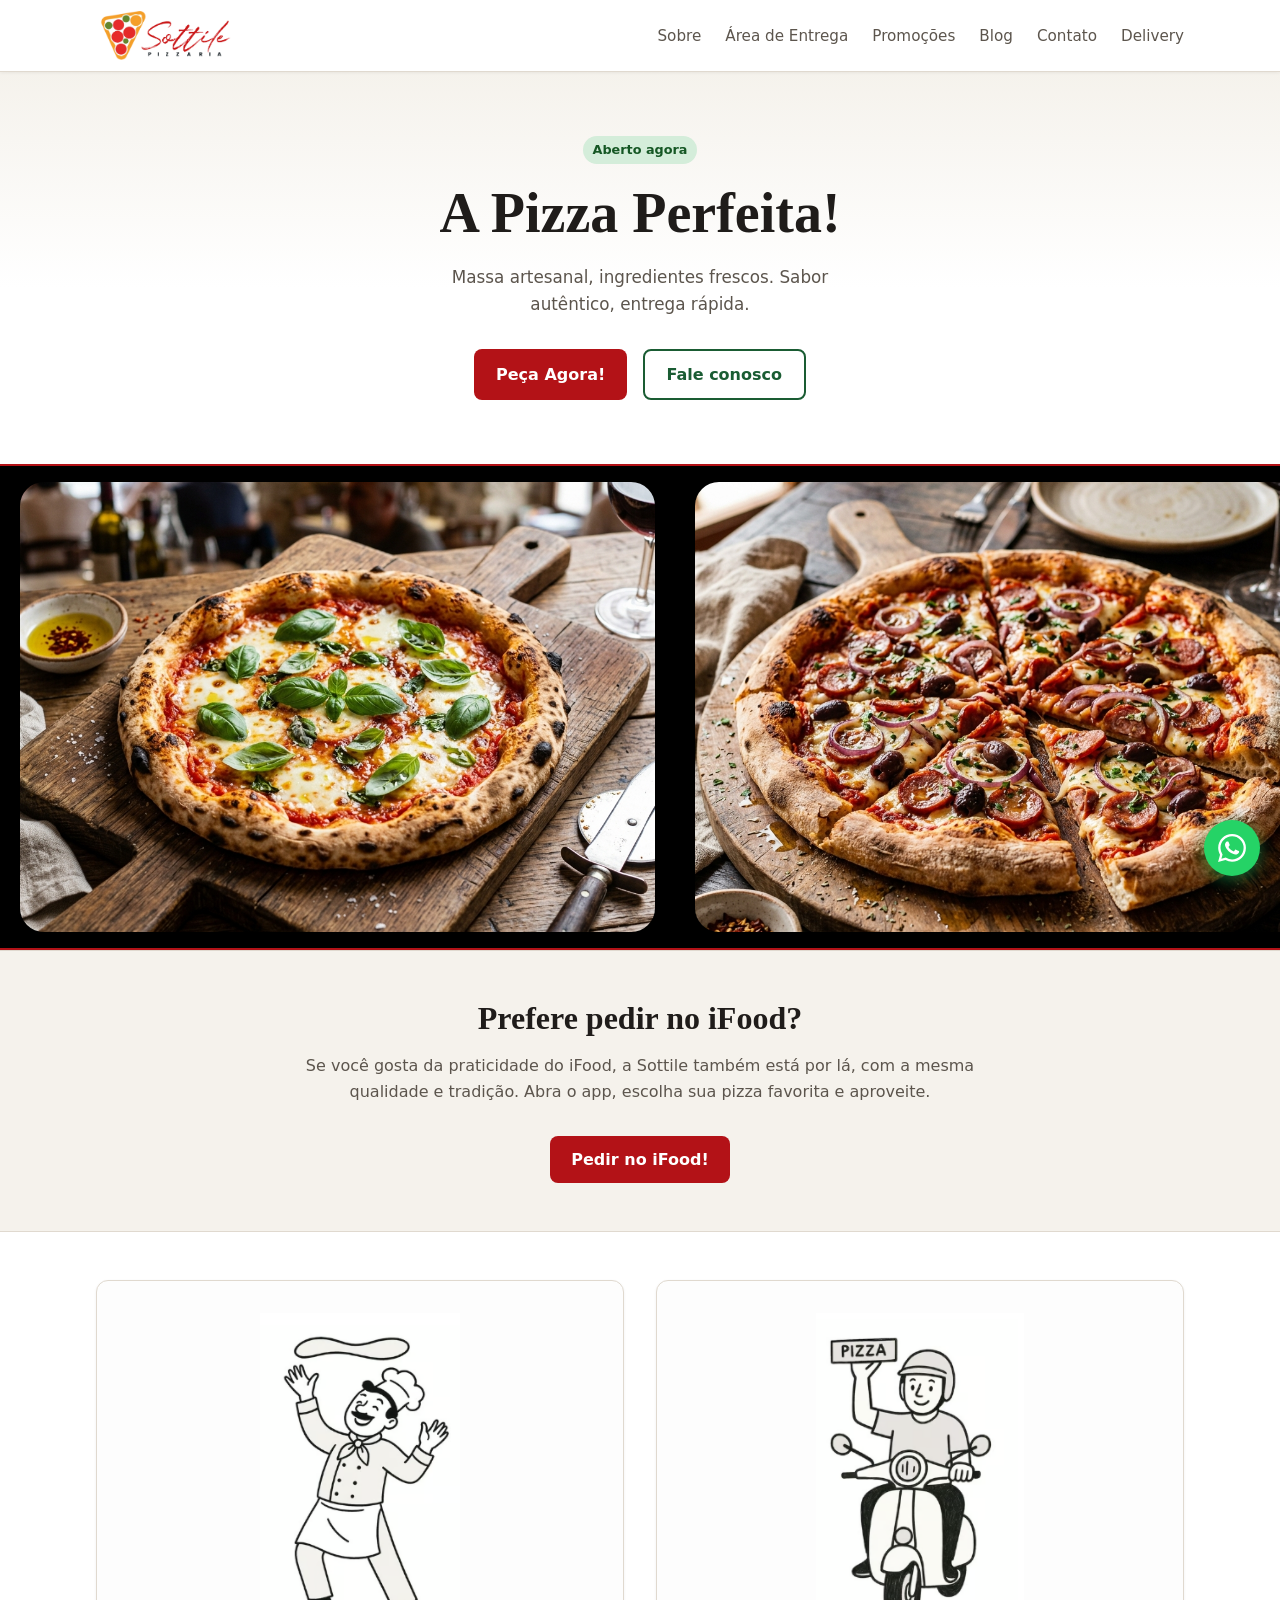
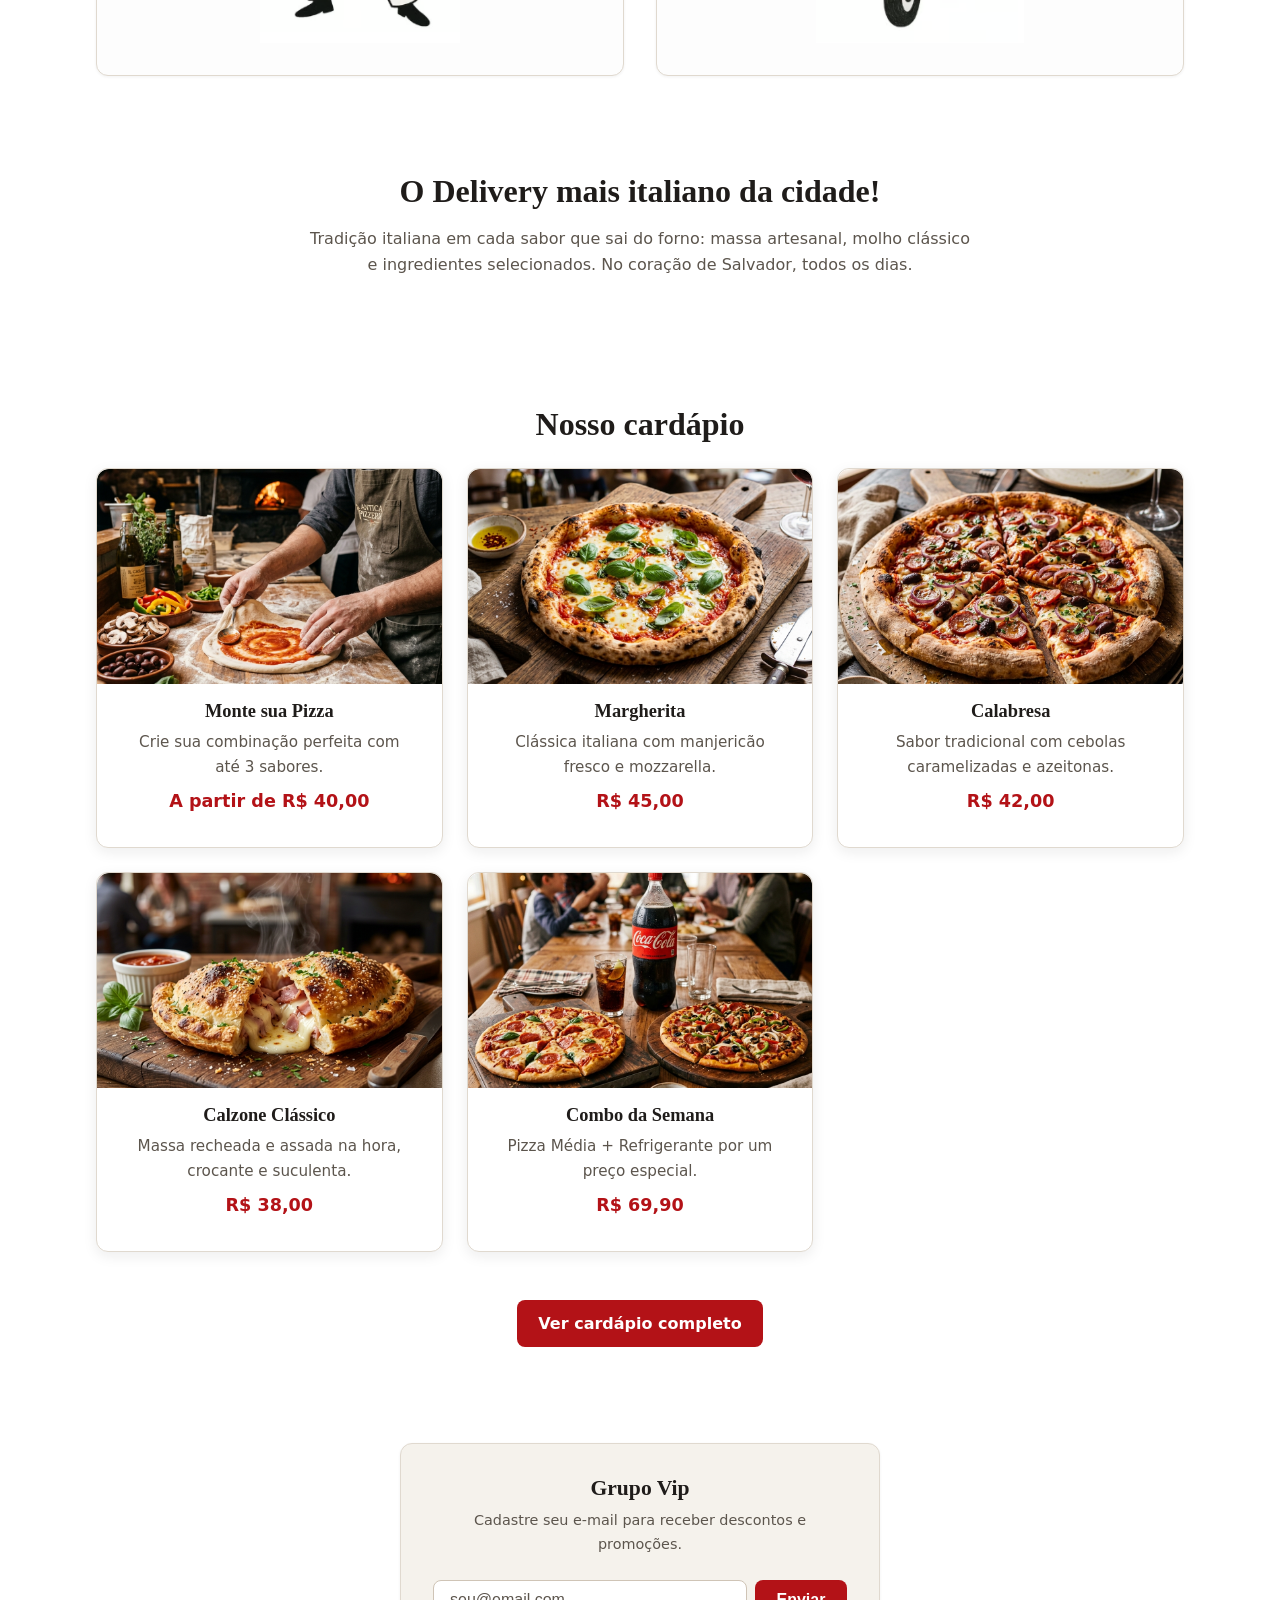
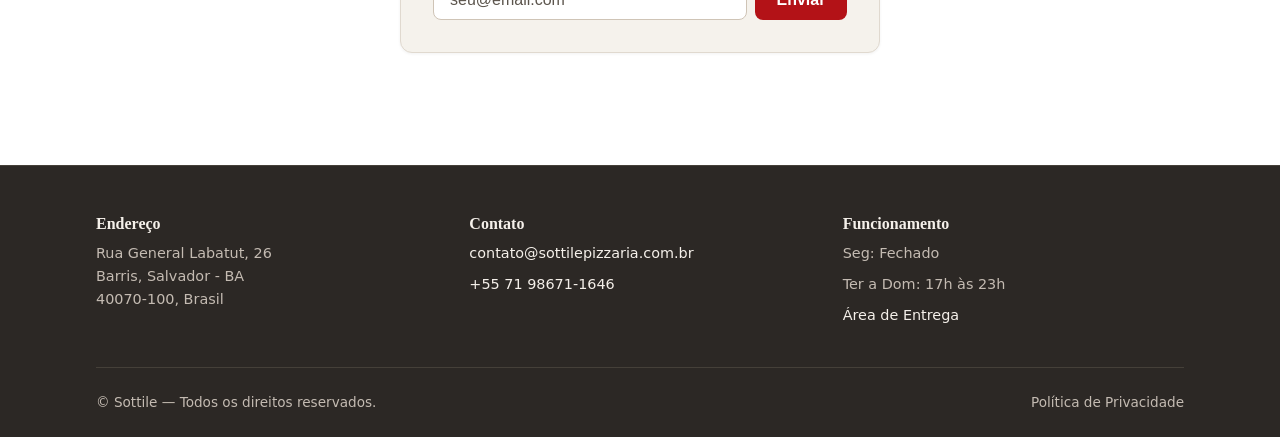
<file: index.html>
<!DOCTYPE html>
<html lang="pt-BR">

<head>
  <meta charset="UTF-8" />
  <meta name="viewport" content="width=device-width, initial-scale=1.0" />
  <meta name="description" content="Sottile Pizzaria — pizza artesanal, tradição italiana e delivery em Salvador." />
  <title>Sottile Pizzaria — Pizzaria em Salvador</title>
  <link rel="icon" type="image/png" href="assets/images/pizza_favicon.png" />
  <link rel="stylesheet" href="css/variables.css" />
  <link rel="stylesheet" href="css/base.css" />
  <link rel="stylesheet" href="css/layout.css" />
  <link rel="stylesheet" href="css/components.css" />
  <link rel="stylesheet" href="css/pages/home.css" />
</head>

<body>
  <header class="site-header">
    <div class="site-header__inner">
      <a class="site-logo" href="index.html">
        <img class="site-logo__img" src="assets/images/logo.png" alt="Sottile Pizzaria" />
      </a>
      <button class="menu-toggle" id="menu-toggle" aria-label="Abrir menu" aria-expanded="false" aria-controls="site-nav">
        <span class="menu-toggle__bar"></span>
        <span class="menu-toggle__bar"></span>
        <span class="menu-toggle__bar"></span>
      </button>
      <nav class="site-nav" id="site-nav" aria-label="Principal">
        <ul>
          <li><a href="sobre.html">Sobre</a></li>
          <li><a href="area-entrega.html">Área de Entrega</a></li>
          <li><a href="promocoes.html">Promoções</a></li>
          <li><a href="blog.html">Blog</a></li>
          <li><a href="contato.html">Contato</a></li>
          <li><a href="delivery.html">Delivery</a></li>
        </ul>
      </nav>
    </div>
  </header>

  <main class="site-main">
    <section class="hero">
      <div class="container">
        <span id="status-badge" class="status-badge" style="margin-bottom:1rem;"></span>
        <h1 class="hero__title">A Pizza Perfeita!</h1>
        <p class="hero__subtitle">
          Massa artesanal, ingredientes frescos. Sabor autêntico, entrega rápida.
        </p>
        <div class="hero__actions">
          <a class="btn btn--primary" href="delivery.html">Peça Agora!</a>
          <a class="btn btn--outline" href="contato.html">Fale conosco</a>
        </div>
      </div>
    </section>

    <section class="gif-carousel-container">
      <div class="gif-carousel-track">
        <div class="gif-slide">
          <img src="assets/images/margherita.png" alt="Pizza Margherita">
        </div>
        <div class="gif-slide">
          <img src="assets/images/calabresa.png" alt="Pizza Calabresa">
        </div>
        <div class="gif-slide">
          <img src="assets/images/pepperoni.png" alt="Pizza Pepperoni">
        </div>
        <div class="gif-slide">
          <img src="assets/images/custom_making.png" alt="Monte sua Pizza">
        </div>
        <div class="gif-slide">
          <img src="assets/images/frango.png" alt="Pizza Frango">
        </div>
        <div class="gif-slide">
          <img src="assets/images/combo_week.png" alt="Combo Sottile">
        </div>
        <!-- Repeat for seamless loop -->
        <div class="gif-slide">
          <img src="assets/images/margherita.png" alt="Pizza Margherita">
        </div>
        <div class="gif-slide">
          <img src="assets/images/calabresa.png" alt="Pizza Calabresa">
        </div>
        <div class="gif-slide">
          <img src="assets/images/pepperoni.png" alt="Pizza Pepperoni">
        </div>
        <div class="gif-slide">
          <img src="assets/images/custom_making.png" alt="Monte sua Pizza">
        </div>
        <div class="gif-slide">
          <img src="assets/images/frango.png" alt="Pizza Frango">
        </div>
        <div class="gif-slide">
          <img src="assets/images/combo_week.png" alt="Combo Sottile">
        </div>
      </div>
    </section>

    <section class="section home-ifood">
      <div class="container">
        <h2 class="section__title">Prefere pedir no iFood?</h2>
        <p class="section__lead">
          Se você gosta da praticidade do iFood, a Sottile também está por lá, com a mesma qualidade
          e tradição. Abra o app, escolha sua pizza favorita e aproveite.
        </p>
        <p class="cta-row">
          <a class="btn btn--primary" href="#" rel="noopener noreferrer">Pedir no iFood!</a>
        </p>
      </div>
    </section>

    <section class="section">
      <div class="container">
        <div class="two-col">
          <figure class="two-col__media">
            <img src="assets/images/illust_pizzaiolo.png" alt="Ilustração Pizzaiolo Sottile" loading="lazy" />
          </figure>
          <figure class="two-col__media">
            <img src="assets/images/illust_delivery.png" alt="Ilustração Delivery Sottile" loading="lazy" />
          </figure>
        </div>
      </div>
    </section>

    <section class="section">
      <div class="container">
        <h2 class="section__title">O Delivery mais italiano da cidade!</h2>
        <p class="section__lead">
          Tradição italiana em cada sabor que sai do forno: massa artesanal, molho clássico e
          ingredientes selecionados. No coração de Salvador, todos os dias.
        </p>
      </div>
    </section>

    <section class="section home-products">
      <div class="container">
        <h2 class="section__title">Nosso cardápio</h2>
        <div class="card-grid">
          <article class="card">
            <div class="card__thumb">
              <img src="assets/images/custom_making.png" alt="Monte sua Pizza" width="400" height="250" loading="lazy" />
            </div>
            <h3>Monte sua Pizza</h3>
            <p>Crie sua combinação perfeita com até 3 sabores.</p>
            <p style="font-weight:700;color:var(--color-accent);font-size:1.1rem;margin-top:0.5rem;">A partir de R$ 40,00</p>
          </article>
          <article class="card">
            <div class="card__thumb">
              <img src="assets/images/margherita.png" alt="Pizza Margherita" width="400" height="250" loading="lazy" />
            </div>
            <h3>Margherita</h3>
            <p>Clássica italiana com manjericão fresco e mozzarella.</p>
            <p style="font-weight:700;color:var(--color-accent);font-size:1.1rem;margin-top:0.5rem;">R$ 45,00</p>
          </article>
          <article class="card">
            <div class="card__thumb">
              <img src="assets/images/calabresa.png" alt="Pizza Calabresa" width="400" height="250" loading="lazy" />
            </div>
            <h3>Calabresa</h3>
            <p>Sabor tradicional com cebolas caramelizadas e azeitonas.</p>
            <p style="font-weight:700;color:var(--color-accent);font-size:1.1rem;margin-top:0.5rem;">R$ 42,00</p>
          </article>
          <article class="card">
            <div class="card__thumb">
              <img src="assets/images/calzone_p.png" alt="Calzone Clássico" width="400" height="250" loading="lazy" />
            </div>
            <h3>Calzone Clássico</h3>
            <p>Massa recheada e assada na hora, crocante e suculenta.</p>
            <p style="font-weight:700;color:var(--color-accent);font-size:1.1rem;margin-top:0.5rem;">R$ 38,00</p>
          </article>
          <article class="card">
            <div class="card__thumb">
              <img src="assets/images/combo_week.png" alt="Combo Casal" width="400" height="250" loading="lazy" />
            </div>
            <h3>Combo da Semana</h3>
            <p>Pizza Média + Refrigerante por um preço especial.</p>
            <p style="font-weight:700;color:var(--color-accent);font-size:1.1rem;margin-top:0.5rem;">R$ 69,90</p>
          </article>
        </div>
        <div style="text-align: center; margin-top: 3rem;">
          <a href="delivery.html" class="btn btn--primary btn--round">Ver cardápio completo</a>
        </div>
      </div>
    </section>

    <section class="section">
      <div class="container">
        <div class="newsletter">
          <h2>Grupo Vip</h2>
          <p>Cadastre seu e-mail para receber descontos e promoções.</p>
          <form action="#" method="post">
            <label for="vip-email" class="visually-hidden">E-mail</label>
            <input id="vip-email" type="email" name="email" placeholder="seu@email.com" required />
            <button class="btn btn--primary" type="submit">Enviar</button>
          </form>
        </div>
      </div>
    </section>
  </main>

  <!-- WhatsApp floating button -->
  <a href="https://wa.me/5571986711646" class="whatsapp-float" target="_blank" rel="noopener noreferrer" aria-label="Falar pelo WhatsApp">
    <svg class="whatsapp-float__icon" xmlns="http://www.w3.org/2000/svg" viewBox="0 0 24 24" aria-hidden="true" focusable="false">
      <path d="M17.472 14.382c-.297-.149-1.758-.867-2.03-.967-.273-.099-.471-.148-.67.15-.197.297-.767.966-.94 1.164-.173.199-.347.223-.644.075-.297-.15-1.255-.463-2.39-1.475-.883-.788-1.48-1.761-1.653-2.059-.173-.297-.018-.458.13-.606.134-.133.298-.347.446-.52.149-.174.198-.298.298-.497.099-.198.05-.371-.025-.52-.075-.149-.669-1.612-.916-2.207-.242-.579-.487-.5-.669-.51-.173-.008-.371-.01-.57-.01-.198 0-.52.074-.792.372-.272.297-1.04 1.016-1.04 2.479 0 1.462 1.065 2.875 1.213 3.074.149.198 2.096 3.2 5.077 4.487.709.306 1.262.489 1.694.625.712.227 1.36.195 1.871.118.571-.085 1.758-.719 2.006-1.413.248-.694.248-1.289.173-1.413-.074-.124-.272-.198-.57-.347m-5.421 7.403h-.004a9.87 9.87 0 01-5.031-1.378l-.361-.214-3.741.982.998-3.648-.235-.374a9.86 9.86 0 01-1.51-5.26c.001-5.45 4.436-9.884 9.888-9.884 2.64 0 5.122 1.03 6.988 2.898a9.825 9.825 0 012.893 6.994c-.003 5.45-4.435 9.884-9.884 9.884m8.413-18.297A11.815 11.815 0 0012.05 0C5.495 0 .16 5.335.157 11.892c0 2.096.547 4.142 1.588 5.945L.057 24l6.305-1.654a11.882 11.882 0 005.683 1.448h.005c6.554 0 11.89-5.335 11.89-11.893a11.821 11.821 0 00-3.48-8.413z"/>
    </svg>
  </a>

  <footer class="site-footer">
    <div class="container">
      <div class="site-footer__grid">
        <div>
          <h3>Endereço</h3>
          <address>
            Rua General Labatut, 26<br />
            Barris, Salvador - BA<br />
            40070-100, Brasil
          </address>
        </div>
        <div>
          <h3>Contato</h3>
          <p><a href="mailto:contato@sottilepizzaria.com.br">contato@sottilepizzaria.com.br</a></p>
          <p><a href="tel:+5571986711646">+55 71 98671-1646</a></p>
        </div>
        <div>
          <h3>Funcionamento</h3>
          <p>Seg: Fechado</p>
          <p>Ter a Dom: 17h às 23h</p>
          <p><a href="area-entrega.html">Área de Entrega</a></p>
        </div>
      </div>
      <div class="site-footer__bottom">
        <span>© Sottile — Todos os direitos reservados.</span>
        <a href="#">Política de Privacidade</a>
      </div>
    </div>
  </footer>

  <script src="js/nav.js"></script>
  <script src="js/status-badge.js"></script>
</body>

</html>
</file>
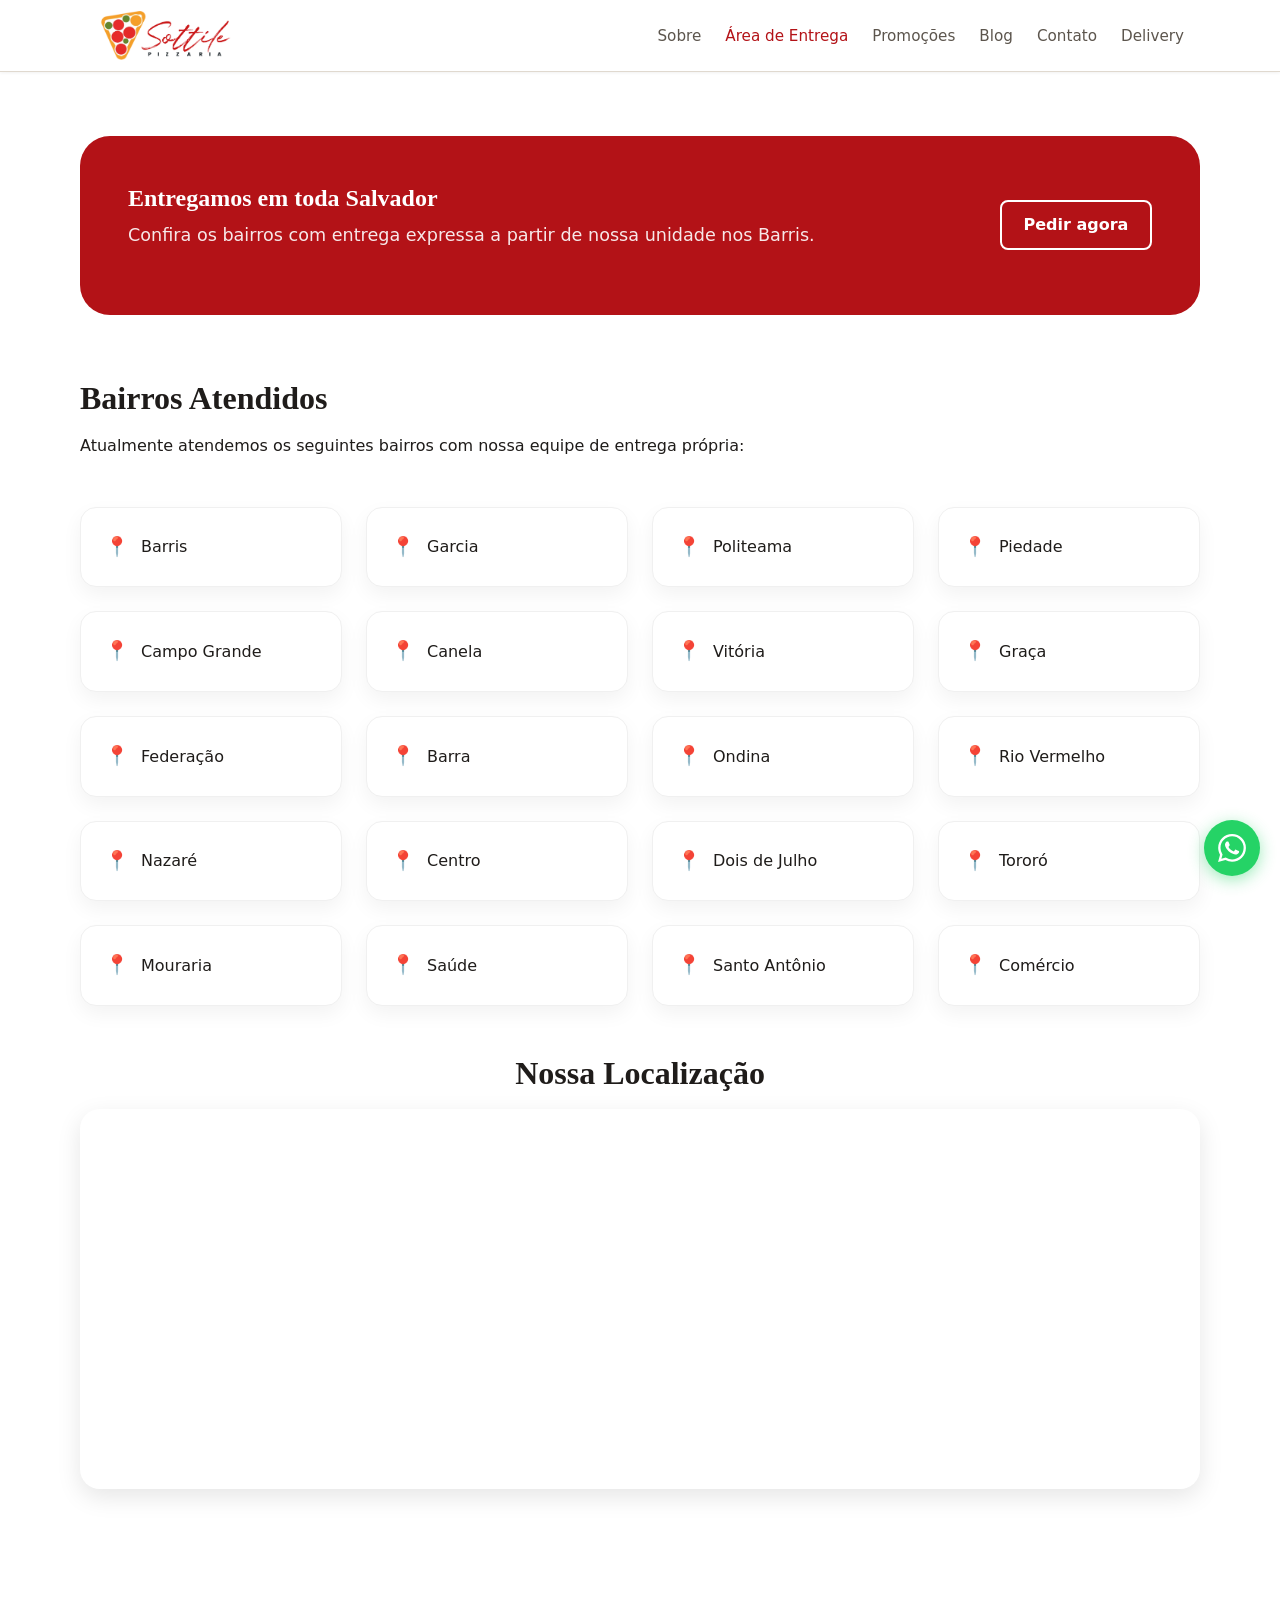
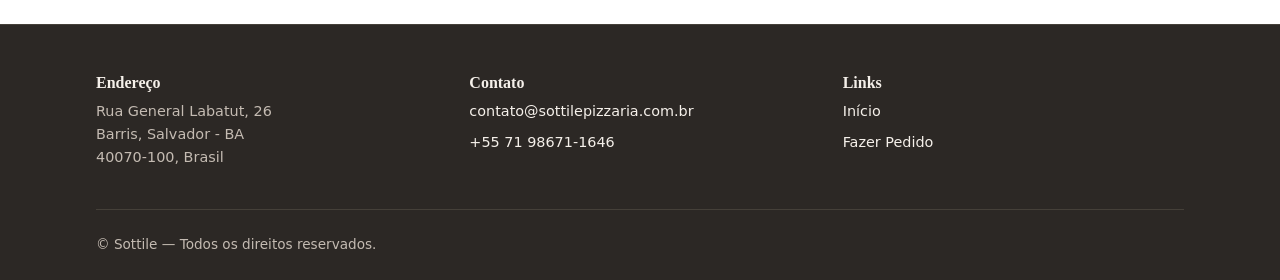
<file: area-entrega.html>
<!DOCTYPE html>
<html lang="pt-BR">

<head>
  <meta charset="UTF-8" />
  <meta name="viewport" content="width=device-width, initial-scale=1.0" />
  <meta name="description" content="Bairros e regiões atendidas pelo delivery da Sottile Pizzaria em Salvador." />
  <title>Área de Entrega — Sottile Pizzaria</title>
  <link rel="icon" type="image/png" href="assets/images/pizza_favicon.png" />
  <link rel="stylesheet" href="css/variables.css" />
  <link rel="stylesheet" href="css/base.css" />
  <link rel="stylesheet" href="css/layout.css" />
  <link rel="stylesheet" href="css/components.css" />
  <style>
    .delivery-area {
      padding: 4rem 0;
    }

    .neighborhood-grid {
      display: grid;
      grid-template-columns: repeat(auto-fill, minmax(220px, 1fr));
      gap: 1.5rem;
      margin-top: 3rem;
    }

    .neighborhood-item {
      background: white;
      padding: 1.5rem;
      border-radius: 16px;
      box-shadow: 0 8px 20px rgba(0, 0, 0, 0.05);
      display: flex;
      align-items: center;
      gap: 12px;
      transition: var(--transition-smooth);
      border: 1px solid #f0f0f0;
    }

    .neighborhood-item:hover {
      transform: translateY(-5px);
      border-color: var(--color-accent);
      box-shadow: 0 12px 30px rgba(179, 18, 23, 0.1);
    }

    .neighborhood-item::before {
      content: '📍';
      font-size: 1.2rem;
    }

    .delivery-info-box {
      background: var(--color-accent);
      color: white;
      padding: 3rem;
      border-radius: 30px;
      margin-bottom: 4rem;
      display: flex;
      justify-content: space-between;
      align-items: center;
      gap: 2rem;
    }

    @media (max-width: 768px) {
      .delivery-info-box {
        flex-direction: column;
        text-align: center;
      }
    }

    .delivery-info-box h2 {
      color: white;
      margin-bottom: 0.5rem;
    }

    .delivery-info-box p {
      font-size: 1.1rem;
      opacity: 0.9;
    }
  </style>
</head>

<body>
  <header class="site-header">
    <div class="site-header__inner">
      <a class="site-logo" href="index.html">
        <img class="site-logo__img" src="assets/images/logo.png" alt="Sottile Pizzaria" />
      </a>
      <button class="menu-toggle" id="menu-toggle" aria-label="Abrir menu" aria-expanded="false" aria-controls="site-nav">
        <span class="menu-toggle__bar"></span>
        <span class="menu-toggle__bar"></span>
        <span class="menu-toggle__bar"></span>
      </button>
      <nav class="site-nav" id="site-nav" aria-label="Principal">
        <ul>
          <li><a href="sobre.html">Sobre</a></li>
          <li><a href="area-entrega.html" aria-current="page">Área de Entrega</a></li>
          <li><a href="promocoes.html">Promoções</a></li>
          <li><a href="blog.html">Blog</a></li>
          <li><a href="contato.html">Contato</a></li>
          <li><a href="delivery.html">Delivery</a></li>
        </ul>
      </nav>
    </div>
  </header>

  <main class="site-main">
    <div class="container delivery-area">
      <div class="delivery-info-box">
        <div>
          <h2>Entregamos em toda Salvador</h2>
          <p>Confira os bairros com entrega expressa a partir de nossa unidade nos Barris.</p>
        </div>
        <a href="delivery.html" class="btn btn--outline" style="border-color: white; color: white;">Pedir agora</a>
      </div>

      <h2 class="section__title" style="text-align: left;">Bairros Atendidos</h2>
      <p>Atualmente atendemos os seguintes bairros com nossa equipe de entrega própria:</p>

      <div class="neighborhood-grid">
        <div class="neighborhood-item">Barris</div>
        <div class="neighborhood-item">Garcia</div>
        <div class="neighborhood-item">Politeama</div>
        <div class="neighborhood-item">Piedade</div>
        <div class="neighborhood-item">Campo Grande</div>
        <div class="neighborhood-item">Canela</div>
        <div class="neighborhood-item">Vitória</div>
        <div class="neighborhood-item">Graça</div>
        <div class="neighborhood-item">Federação</div>
        <div class="neighborhood-item">Barra</div>
        <div class="neighborhood-item">Ondina</div>
        <div class="neighborhood-item">Rio Vermelho</div>
        <div class="neighborhood-item">Nazaré</div>
        <div class="neighborhood-item">Centro</div>
        <div class="neighborhood-item">Dois de Julho</div>
        <div class="neighborhood-item">Tororó</div>
        <div class="neighborhood-item">Mouraria</div>
        <div class="neighborhood-item">Saúde</div>
        <div class="neighborhood-item">Santo Antônio</div>
        <div class="neighborhood-item">Comércio</div>
      </div>

      <!-- Mapa Google Maps -->
      <div class="map-section">
        <h2 class="section__title map-section__title">Nossa Localização</h2>
        <iframe
          class="map-embed"
          src="https://www.google.com/maps/embed?pb=!1m18!1m12!1m3!1d975.3048764428!2d-38.515085!3d-12.985284!2m3!1f0!2f0!3f0!3m2!1i1024!2i768!4f13.1!3m3!1m2!1s0x716042ab82e1bbb%3A0x8e07bea649a8b8f7!2sR.%20Gen.%20Labatut%2C%2026%20-%20Barris%2C%20Salvador%20-%20BA%2C%2040070-100!5e0!3m2!1spt-BR!2sbr!4v1715437200000!5m2!1spt-BR!2sbr"
          allowfullscreen
          loading="lazy"
          referrerpolicy="no-referrer-when-downgrade"
          title="Localização da Sottile Pizzaria — Rua General Labatut, 26, Barris, Salvador-BA">
        </iframe>
      </div>
    </div>
  </main>

  <footer class="site-footer">
    <div class="container">
      <div class="site-footer__grid">
        <div>
          <h3>Endereço</h3>
          <address>
            Rua General Labatut, 26<br />
            Barris, Salvador - BA<br />
            40070-100, Brasil
          </address>
        </div>
        <div>
          <h3>Contato</h3>
          <p><a href="mailto:contato@sottilepizzaria.com.br">contato@sottilepizzaria.com.br</a></p>
          <p><a href="tel:+5571986711646">+55 71 98671-1646</a></p>
        </div>
        <div>
          <h3>Links</h3>
          <p><a href="index.html">Início</a></p>
          <p><a href="delivery.html">Fazer Pedido</a></p>
        </div>
      </div>
      <div class="site-footer__bottom">
        <span>© Sottile — Todos os direitos reservados.</span>
      </div>
    </div>
  </footer>

  <!-- WhatsApp floating button -->
  <a href="https://wa.me/5571986711646" class="whatsapp-float" target="_blank" rel="noopener noreferrer" aria-label="Falar pelo WhatsApp">
    <svg class="whatsapp-float__icon" xmlns="http://www.w3.org/2000/svg" viewBox="0 0 24 24" aria-hidden="true" focusable="false">
      <path d="M17.472 14.382c-.297-.149-1.758-.867-2.03-.967-.273-.099-.471-.148-.67.15-.197.297-.767.966-.94 1.164-.173.199-.347.223-.644.075-.297-.15-1.255-.463-2.39-1.475-.883-.788-1.48-1.761-1.653-2.059-.173-.297-.018-.458.13-.606.134-.133.298-.347.446-.52.149-.174.198-.298.298-.497.099-.198.05-.371-.025-.52-.075-.149-.669-1.612-.916-2.207-.242-.579-.487-.5-.669-.51-.173-.008-.371-.01-.57-.01-.198 0-.52.074-.792.372-.272.297-1.04 1.016-1.04 2.479 0 1.462 1.065 2.875 1.213 3.074.149.198 2.096 3.2 5.077 4.487.709.306 1.262.489 1.694.625.712.227 1.36.195 1.871.118.571-.085 1.758-.719 2.006-1.413.248-.694.248-1.289.173-1.413-.074-.124-.272-.198-.57-.347m-5.421 7.403h-.004a9.87 9.87 0 01-5.031-1.378l-.361-.214-3.741.982.998-3.648-.235-.374a9.86 9.86 0 01-1.51-5.26c.001-5.45 4.436-9.884 9.888-9.884 2.64 0 5.122 1.03 6.988 2.898a9.825 9.825 0 012.893 6.994c-.003 5.45-4.435 9.884-9.884 9.884m8.413-18.297A11.815 11.815 0 0012.05 0C5.495 0 .16 5.335.157 11.892c0 2.096.547 4.142 1.588 5.945L.057 24l6.305-1.654a11.882 11.882 0 005.683 1.448h.005c6.554 0 11.89-5.335 11.89-11.893a11.821 11.821 0 00-3.48-8.413z"/>
    </svg>
  </a>

  <script src="js/nav.js"></script>
</body>

</html>
</file>
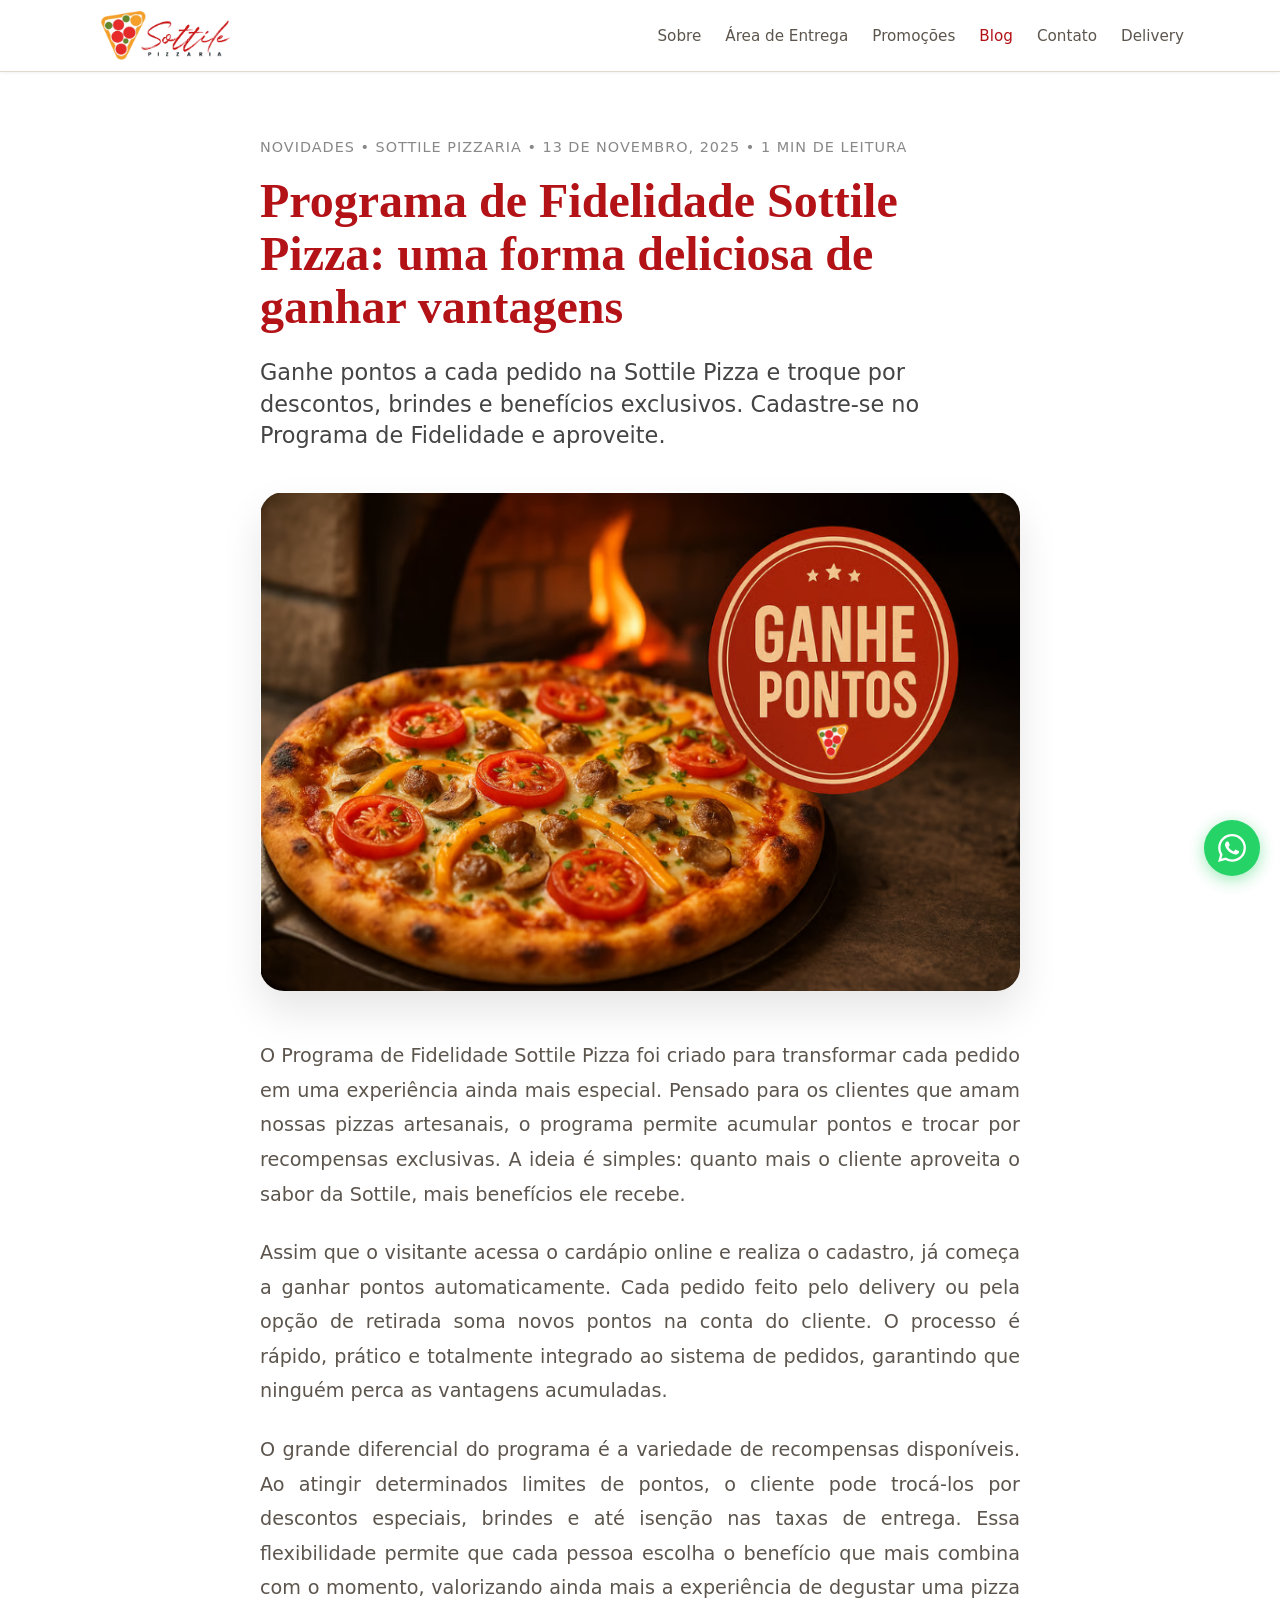
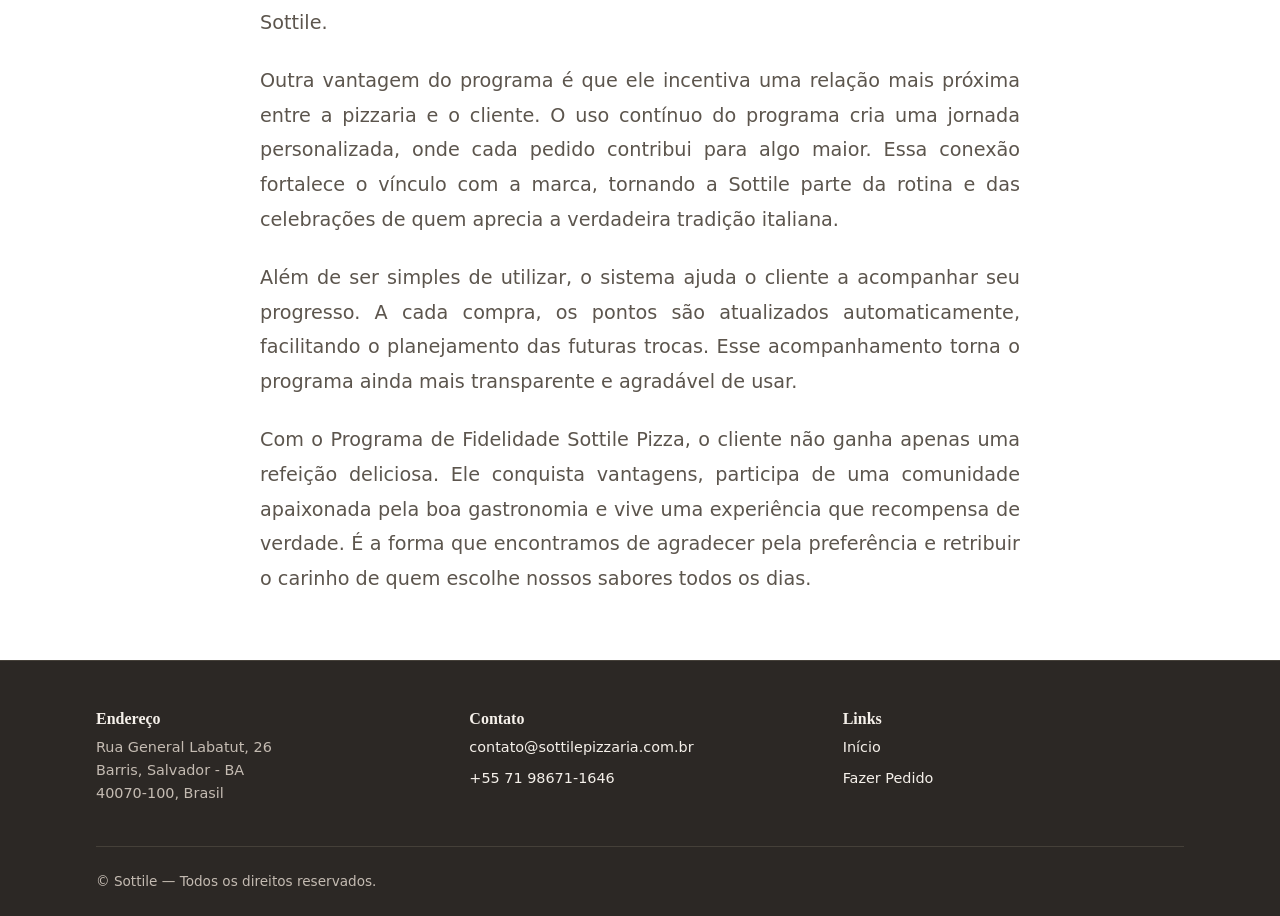
<file: blog.html>
<!DOCTYPE html>
<html lang="pt-BR">
  <head>
    <meta charset="UTF-8" />
    <meta name="viewport" content="width=device-width, initial-scale=1.0" />
    <meta name="description" content="Blog da Sottile Pizzaria - Novidades, dicas e curiosidades sobre o mundo da pizza." />
    <title>Blog — Sottile Pizzaria</title>
    <link rel="icon" type="image/png" href="assets/images/pizza_favicon.png" />
    <link rel="stylesheet" href="css/variables.css" />
    <link rel="stylesheet" href="css/base.css" />
    <link rel="stylesheet" href="css/layout.css" />
    <link rel="stylesheet" href="css/components.css" />
    <style>
      .blog-post {
        max-width: 800px;
        margin: 4rem auto;
        padding: 0 20px;
      }
      .post-meta {
        color: #888;
        font-size: 0.9rem;
        margin-bottom: 1rem;
        text-transform: uppercase;
        letter-spacing: 1px;
      }
      .post-header h1 {
        font-family: var(--font-display);
        font-size: 3rem;
        color: var(--color-accent);
        line-height: 1.1;
        margin-bottom: 1.5rem;
      }
      .post-lead {
        font-size: 1.4rem;
        color: #444;
        font-weight: 500;
        margin-bottom: 2.5rem;
        line-height: 1.4;
      }
      .post-image {
        width: 100%;
        border-radius: 24px;
        margin-bottom: 3rem;
        box-shadow: 0 20px 40px rgba(0,0,0,0.1);
      }
      .post-body {
        font-size: 1.2rem;
        line-height: 1.8;
        color: var(--color-text-muted);
      }
      .post-body p {
        margin-bottom: 1.5rem;
        text-align: justify;
      }
      .blog-nav {
        border-bottom: 1px solid #eee;
        padding-bottom: 2rem;
        margin-bottom: 3rem;
      }
    </style>
  </head>
  <body>
    <header class="site-header">
      <div class="site-header__inner">
        <a class="site-logo" href="index.html">
          <img class="site-logo__img" src="assets/images/logo.png" alt="Sottile Pizzaria" />
        </a>
        <button class="menu-toggle" id="menu-toggle" aria-label="Abrir menu" aria-expanded="false" aria-controls="site-nav">
          <span class="menu-toggle__bar"></span>
          <span class="menu-toggle__bar"></span>
          <span class="menu-toggle__bar"></span>
        </button>
        <nav class="site-nav" id="site-nav" aria-label="Principal">
          <ul>
            <li><a href="sobre.html">Sobre</a></li>
            <li><a href="area-entrega.html">Área de Entrega</a></li>
            <li><a href="promocoes.html">Promoções</a></li>
            <li><a href="blog.html" aria-current="page">Blog</a></li>
            <li><a href="contato.html">Contato</a></li>
            <li><a href="delivery.html">Delivery</a></li>
          </ul>
        </nav>
      </div>
    </header>

    <main class="site-main">
      <article class="blog-post">
        <div class="post-header">
          <div class="post-meta">Novidades • Sottile Pizzaria • 13 de Novembro, 2025 • 1 min de leitura</div>
          <h1>Programa de Fidelidade Sottile Pizza: uma forma deliciosa de ganhar vantagens</h1>
          <p class="post-lead">Ganhe pontos a cada pedido na Sottile Pizza e troque por descontos, brindes e benefícios exclusivos. Cadastre-se no Programa de Fidelidade e aproveite.</p>
        </div>

        <img src="assets/images/fidelity.png" alt="Programa de Fidelidade Sottile" class="post-image">

        <div class="post-body">
          <p>O Programa de Fidelidade Sottile Pizza foi criado para transformar cada pedido em uma experiência ainda mais especial. Pensado para os clientes que amam nossas pizzas artesanais, o programa permite acumular pontos e trocar por recompensas exclusivas. A ideia é simples: quanto mais o cliente aproveita o sabor da Sottile, mais benefícios ele recebe.</p>

          <p>Assim que o visitante acessa o cardápio online e realiza o cadastro, já começa a ganhar pontos automaticamente. Cada pedido feito pelo delivery ou pela opção de retirada soma novos pontos na conta do cliente. O processo é rápido, prático e totalmente integrado ao sistema de pedidos, garantindo que ninguém perca as vantagens acumuladas.</p>

          <p>O grande diferencial do programa é a variedade de recompensas disponíveis. Ao atingir determinados limites de pontos, o cliente pode trocá-los por descontos especiais, brindes e até isenção nas taxas de entrega. Essa flexibilidade permite que cada pessoa escolha o benefício que mais combina com o momento, valorizando ainda mais a experiência de degustar uma pizza Sottile.</p>

          <p>Outra vantagem do programa é que ele incentiva uma relação mais próxima entre a pizzaria e o cliente. O uso contínuo do programa cria uma jornada personalizada, onde cada pedido contribui para algo maior. Essa conexão fortalece o vínculo com a marca, tornando a Sottile parte da rotina e das celebrações de quem aprecia a verdadeira tradição italiana.</p>

          <p>Além de ser simples de utilizar, o sistema ajuda o cliente a acompanhar seu progresso. A cada compra, os pontos são atualizados automaticamente, facilitando o planejamento das futuras trocas. Esse acompanhamento torna o programa ainda mais transparente e agradável de usar.</p>

          <p>Com o Programa de Fidelidade Sottile Pizza, o cliente não ganha apenas uma refeição deliciosa. Ele conquista vantagens, participa de uma comunidade apaixonada pela boa gastronomia e vive uma experiência que recompensa de verdade. É a forma que encontramos de agradecer pela preferência e retribuir o carinho de quem escolhe nossos sabores todos os dias.</p>
        </div>
      </article>
    </main>

    <footer class="site-footer">
      <div class="container">
        <div class="site-footer__grid">
          <div>
            <h3>Endereço</h3>
            <address>
              Rua General Labatut, 26<br />
              Barris, Salvador - BA<br />
              40070-100, Brasil
            </address>
          </div>
          <div>
            <h3>Contato</h3>
            <p><a href="mailto:contato@sottilepizzaria.com.br">contato@sottilepizzaria.com.br</a></p>
            <p><a href="tel:+5571986711646">+55 71 98671-1646</a></p>
          </div>
          <div>
            <h3>Links</h3>
            <p><a href="index.html">Início</a></p>
            <p><a href="delivery.html">Fazer Pedido</a></p>
          </div>
        </div>
        <div class="site-footer__bottom">
          <span>© Sottile — Todos os direitos reservados.</span>
        </div>
      </div>
    </footer>

    <!-- WhatsApp floating button -->
    <a href="https://wa.me/5571986711646" class="whatsapp-float" target="_blank" rel="noopener noreferrer" aria-label="Falar pelo WhatsApp">
      <svg class="whatsapp-float__icon" xmlns="http://www.w3.org/2000/svg" viewBox="0 0 24 24" aria-hidden="true" focusable="false">
        <path d="M17.472 14.382c-.297-.149-1.758-.867-2.03-.967-.273-.099-.471-.148-.67.15-.197.297-.767.966-.94 1.164-.173.199-.347.223-.644.075-.297-.15-1.255-.463-2.39-1.475-.883-.788-1.48-1.761-1.653-2.059-.173-.297-.018-.458.13-.606.134-.133.298-.347.446-.52.149-.174.198-.298.298-.497.099-.198.05-.371-.025-.52-.075-.149-.669-1.612-.916-2.207-.242-.579-.487-.5-.669-.51-.173-.008-.371-.01-.57-.01-.198 0-.52.074-.792.372-.272.297-1.04 1.016-1.04 2.479 0 1.462 1.065 2.875 1.213 3.074.149.198 2.096 3.2 5.077 4.487.709.306 1.262.489 1.694.625.712.227 1.36.195 1.871.118.571-.085 1.758-.719 2.006-1.413.248-.694.248-1.289.173-1.413-.074-.124-.272-.198-.57-.347m-5.421 7.403h-.004a9.87 9.87 0 01-5.031-1.378l-.361-.214-3.741.982.998-3.648-.235-.374a9.86 9.86 0 01-1.51-5.26c.001-5.45 4.436-9.884 9.888-9.884 2.64 0 5.122 1.03 6.988 2.898a9.825 9.825 0 012.893 6.994c-.003 5.45-4.435 9.884-9.884 9.884m8.413-18.297A11.815 11.815 0 0012.05 0C5.495 0 .16 5.335.157 11.892c0 2.096.547 4.142 1.588 5.945L.057 24l6.305-1.654a11.882 11.882 0 005.683 1.448h.005c6.554 0 11.89-5.335 11.89-11.893a11.821 11.821 0 00-3.48-8.413z"/>
      </svg>
    </a>

    <script src="js/nav.js"></script>
  </body>
</html>
</file>
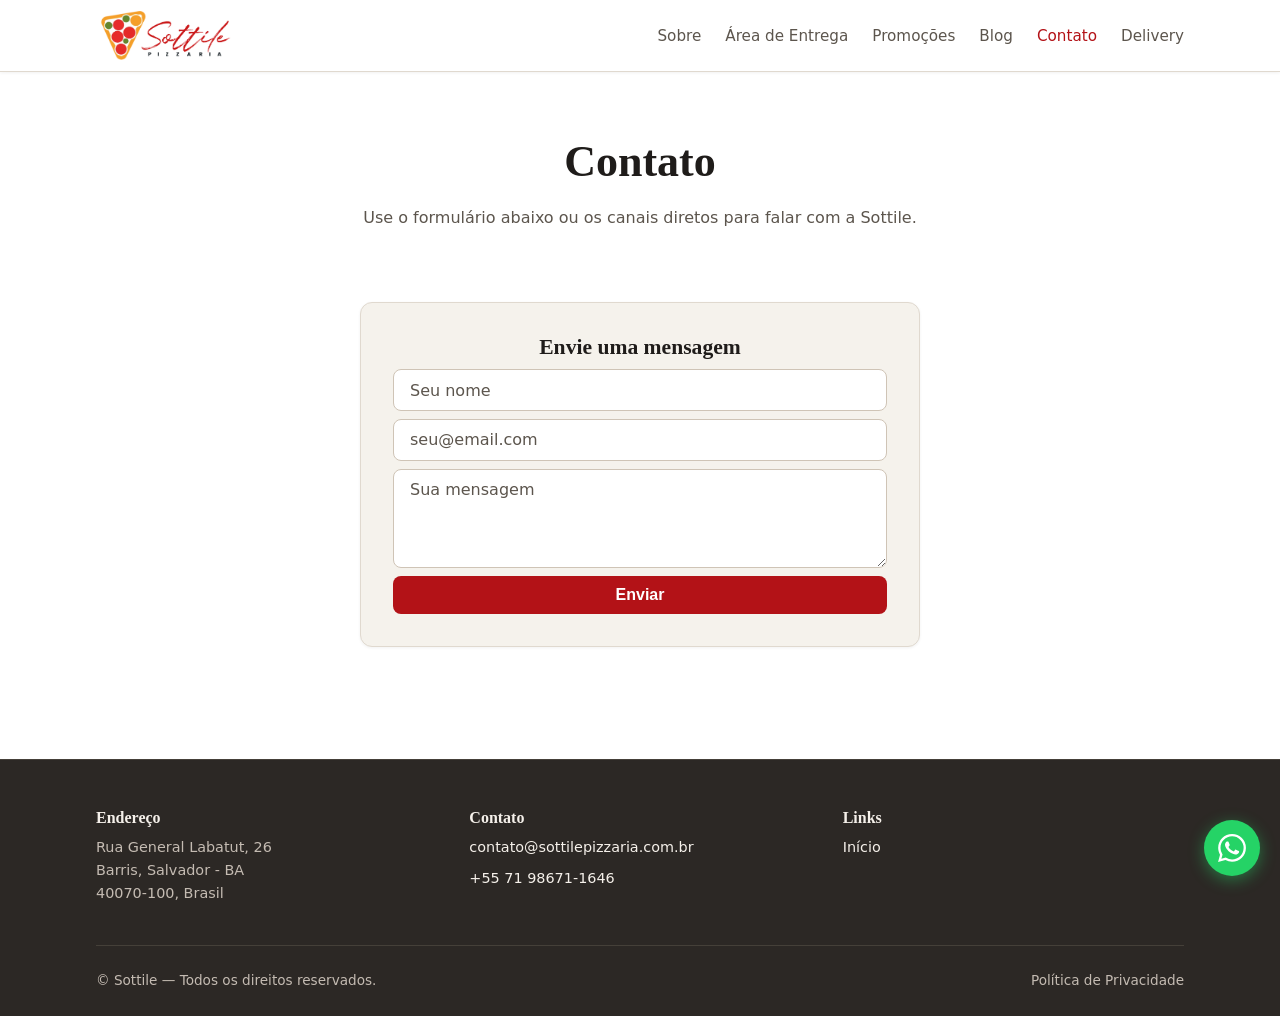
<file: contato.html>
<!DOCTYPE html>
<html lang="pt-BR">
  <head>
    <meta charset="UTF-8" />
    <meta name="viewport" content="width=device-width, initial-scale=1.0" />
    <meta name="description" content="Entre em contato com a Sottile Pizzaria em Salvador." />
    <title>Contato — Sottile Pizzaria</title>
    <link rel="icon" type="image/png" href="assets/images/pizza_favicon.png" />
    <link rel="stylesheet" href="css/variables.css" />
    <link rel="stylesheet" href="css/base.css" />
    <link rel="stylesheet" href="css/layout.css" />
    <link rel="stylesheet" href="css/components.css" />
  </head>
  <body>
    <header class="site-header">
      <div class="site-header__inner">
        <a class="site-logo" href="index.html">
          <img class="site-logo__img" src="assets/images/logo.png" alt="Sottile Pizzaria" />
        </a>
        <button class="menu-toggle" id="menu-toggle" aria-label="Abrir menu" aria-expanded="false" aria-controls="site-nav">
          <span class="menu-toggle__bar"></span>
          <span class="menu-toggle__bar"></span>
          <span class="menu-toggle__bar"></span>
        </button>
        <nav class="site-nav" id="site-nav" aria-label="Principal">
          <ul>
            <li><a href="sobre.html">Sobre</a></li>
            <li><a href="area-entrega.html">Área de Entrega</a></li>
            <li><a href="promocoes.html">Promoções</a></li>
            <li><a href="blog.html">Blog</a></li>
            <li><a href="contato.html" aria-current="page">Contato</a></li>
            <li><a href="delivery.html">Delivery</a></li>
          </ul>
        </nav>
      </div>
    </header>

    <main class="site-main">
      <div class="container page-hero">
        <h1>Contato</h1>
        <p>Use o formulário abaixo ou os canais diretos para falar com a Sottile.</p>
      </div>
      <div class="container section section--no-top">
        <div class="newsletter newsletter--wide">
          <h2>Envie uma mensagem</h2>
          <form class="form-block" action="#" method="post">
            <label for="nome" class="visually-hidden">Nome</label>
            <input id="nome" type="text" name="nome" placeholder="Seu nome" required />
            <label for="email-contato" class="visually-hidden">E-mail</label>
            <input id="email-contato" type="email" name="email" placeholder="seu@email.com" required />
            <label for="mensagem" class="visually-hidden">Mensagem</label>
            <textarea id="mensagem" name="mensagem" rows="4" placeholder="Sua mensagem" required></textarea>
            <button class="btn btn--primary" type="submit">Enviar</button>
          </form>
        </div>
      </div>
    </main>

    <footer class="site-footer">
      <div class="container">
        <div class="site-footer__grid">
          <div>
            <h3>Endereço</h3>
            <address>
              Rua General Labatut, 26<br />
              Barris, Salvador - BA<br />
              40070-100, Brasil
            </address>
          </div>
          <div>
            <h3>Contato</h3>
            <p><a href="mailto:contato@sottilepizzaria.com.br">contato@sottilepizzaria.com.br</a></p>
            <p><a href="tel:+5571986711646">+55 71 98671-1646</a></p>
          </div>
          <div>
            <h3>Links</h3>
            <p><a href="index.html">Início</a></p>
          </div>
        </div>
        <div class="site-footer__bottom">
          <span>© Sottile — Todos os direitos reservados.</span>
          <a href="#">Política de Privacidade</a>
        </div>
      </div>
    </footer>

    <!-- WhatsApp floating button -->
    <a href="https://wa.me/5571986711646" class="whatsapp-float" target="_blank" rel="noopener noreferrer" aria-label="Falar pelo WhatsApp">
      <svg class="whatsapp-float__icon" xmlns="http://www.w3.org/2000/svg" viewBox="0 0 24 24" aria-hidden="true" focusable="false">
        <path d="M17.472 14.382c-.297-.149-1.758-.867-2.03-.967-.273-.099-.471-.148-.67.15-.197.297-.767.966-.94 1.164-.173.199-.347.223-.644.075-.297-.15-1.255-.463-2.39-1.475-.883-.788-1.48-1.761-1.653-2.059-.173-.297-.018-.458.13-.606.134-.133.298-.347.446-.52.149-.174.198-.298.298-.497.099-.198.05-.371-.025-.52-.075-.149-.669-1.612-.916-2.207-.242-.579-.487-.5-.669-.51-.173-.008-.371-.01-.57-.01-.198 0-.52.074-.792.372-.272.297-1.04 1.016-1.04 2.479 0 1.462 1.065 2.875 1.213 3.074.149.198 2.096 3.2 5.077 4.487.709.306 1.262.489 1.694.625.712.227 1.36.195 1.871.118.571-.085 1.758-.719 2.006-1.413.248-.694.248-1.289.173-1.413-.074-.124-.272-.198-.57-.347m-5.421 7.403h-.004a9.87 9.87 0 01-5.031-1.378l-.361-.214-3.741.982.998-3.648-.235-.374a9.86 9.86 0 01-1.51-5.26c.001-5.45 4.436-9.884 9.888-9.884 2.64 0 5.122 1.03 6.988 2.898a9.825 9.825 0 012.893 6.994c-.003 5.45-4.435 9.884-9.884 9.884m8.413-18.297A11.815 11.815 0 0012.05 0C5.495 0 .16 5.335.157 11.892c0 2.096.547 4.142 1.588 5.945L.057 24l6.305-1.654a11.882 11.882 0 005.683 1.448h.005c6.554 0 11.89-5.335 11.89-11.893a11.821 11.821 0 00-3.48-8.413z"/>
      </svg>
    </a>

    <script src="js/nav.js"></script>
  </body>
</html>
</file>
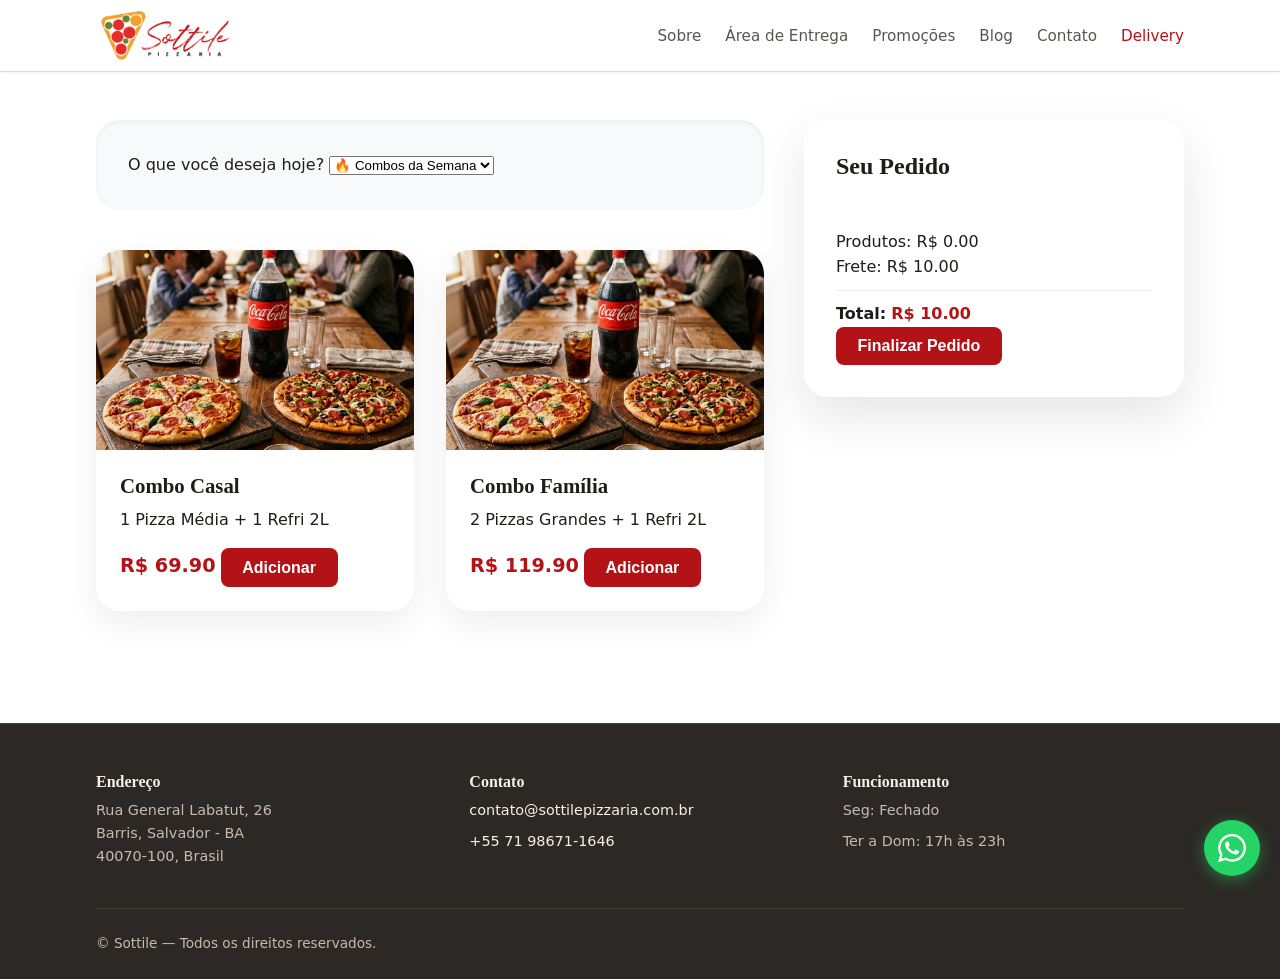
<file: delivery.html>
<!DOCTYPE html>
<html lang="pt-BR">
  <head>
    <meta charset="UTF-8" />
    <meta name="viewport" content="width=device-width, initial-scale=1.0" />
    <meta
      name="description"
      content="Peça sua pizza Sottile online. Delivery rápido em Salvador."
    />
    <title>Delivery — Sottile Pizzaria</title>
    <link rel="icon" type="image/png" href="assets/images/pizza_favicon.png" />
    <link rel="stylesheet" href="css/variables.css" />
    <link rel="stylesheet" href="css/base.css" />
    <link rel="stylesheet" href="css/layout.css" />
    <link rel="stylesheet" href="css/components.css" />
    <link rel="stylesheet" href="css/pages/delivery.css" />
  </head>
  <body>
    <header class="site-header">
      <div class="site-header__inner">
        <a class="site-logo" href="index.html">
          <img class="site-logo__img" src="assets/images/logo.png" alt="Sottile Pizzaria" />
        </a>
        <button class="menu-toggle" id="menu-toggle" aria-label="Abrir menu" aria-expanded="false" aria-controls="site-nav">
          <span class="menu-toggle__bar"></span>
          <span class="menu-toggle__bar"></span>
          <span class="menu-toggle__bar"></span>
        </button>
        <nav class="site-nav" id="site-nav" aria-label="Principal">
          <ul>
            <li><a href="sobre.html">Sobre</a></li>
            <li><a href="area-entrega.html">Área de Entrega</a></li>
            <li><a href="promocoes.html">Promoções</a></li>
            <li><a href="blog.html">Blog</a></li>
            <li><a href="contato.html">Contato</a></li>
            <li><a href="delivery.html" aria-current="page">Delivery</a></li>
          </ul>
        </nav>
      </div>
    </header>

    <main class="site-main">
      <div class="container">
        <div class="delivery-container">
          <div class="menu-section">
            <div class="category-nav">
              <label for="category-select">O que você deseja hoje?</label>
              <select id="category-select">
                <option value="combos">🔥 Combos da Semana</option>
                <option value="pizzas">🍕 Pizzas</option>
                <option value="calzones">🥐 Calzones</option>
                <option value="bebidas">🥤 Bebidas</option>
              </select>
            </div>

            <div id="menu-items" class="menu-grid">
              <!-- JS will inject items here -->
            </div>
          </div>

          <aside class="order-sidebar">
            <h2>Seu Pedido</h2>
            <ul id="cart-items" class="cart-list">
              <!-- JS will inject cart items -->
            </ul>
            <div class="cart-summary">
              <div class="cart-total-row">
                <span>Produtos:</span>
                <span>R$ <span id="cart-subtotal">0.00</span></span>
              </div>
              <div class="cart-total-row">
                <span>Frete:</span>
                <span>R$ <span id="cart-shipping">10.00</span></span>
              </div>
              <div class="cart-total-row" style="border-top: 1px solid #eee; padding-top: 10px; margin-top: 10px;">
                <span style="font-weight: 800;">Total:</span>
                <span style="font-weight: 800; color: var(--color-accent);">R$ <span id="cart-total">10.00</span></span>
              </div>
              <button id="checkout-btn" class="btn btn--primary btn--block">Finalizar Pedido</button>
            </div>
          </aside>
        </div>
      </div>

      <!-- Floating Cart for Mobile -->
      <div id="mobile-cart-bar" class="mobile-cart-bar" onclick="toggleCart()">
        <span>🛒 <span id="mobile-cart-count">0</span> itens</span>
        <span>Ver Carrinho</span>
        <span id="mobile-cart-total">R$ 0.00</span>
      </div>
    </main>

    <!-- Pizza Customization Modal -->
    <div id="pizza-modal" class="modal">
      <div class="modal-content">
        <button onclick="hideCheckout()" style="position: absolute; right: 20px; top: 20px; background: none; border: none; font-size: 2rem; cursor: pointer;">&times;</button>
        <div id="pizza-options-content"></div>
      </div>
    </div>

    <!-- Checkout Modal -->
    <div id="checkout-modal" class="modal">
      <div class="modal-content">
        <button id="close-modal" style="position: absolute; right: 20px; top: 20px; background: none; border: none; font-size: 1.5rem; cursor: pointer;">&times;</button>
        <h2>Finalizar Pedido</h2>
        
        <div class="form-group" style="margin-bottom: 1.5rem;">
          <label for="delivery-address">Endereço de Entrega:</label>
          <input type="text" id="delivery-address" class="custom-select" placeholder="Rua, Número, Bairro, Complemento" style="width: 100%; border: 1px solid #ddd;">
        </div>

        <div class="payment-options">
          <label>Como deseja pagar?</label>
          <div class="payment-type-group">
            <div class="radio-group">
              <input type="radio" id="payment-online" name="payment-type" value="online">
              <label for="payment-online">Online</label>
            </div>
            <div class="radio-group">
              <input type="radio" id="payment-delivery" name="payment-type" value="delivery">
              <label for="payment-delivery">Na Entrega</label>
            </div>
          </div>

          <div id="online-payment-options" class="payment-sub-options" style="display: none;">
            <div class="radio-group">
              <input type="radio" name="online-method" value="pix" id="online-pix">
              <label for="online-pix">Pix</label>
            </div>
            <div class="radio-group">
              <input type="radio" name="online-method" value="cartao" id="online-card">
              <label for="online-card">Cartão de Crédito</label>
            </div>
          </div>

          <div id="delivery-payment-options" class="payment-sub-options" style="display: none;">
            <div class="radio-group">
              <input type="radio" name="delivery-method" value="pix" id="del-pix">
              <label for="del-pix">Pix</label>
            </div>
            <div class="radio-group">
              <input type="radio" name="delivery-method" value="cartao" id="del-card">
              <label for="del-card">Cartão (Maquininha)</label>
            </div>
            <div class="radio-group">
              <input type="radio" name="delivery-method" value="dinheiro" id="del-cash">
              <label for="del-cash">Dinheiro</label>
            </div>
          </div>
        </div>
        <button onclick="finalizeOrder()" class="btn btn--primary btn--block">Confirmar e Pagar</button>
      </div>
    </div>

    <footer class="site-footer">
      <div class="container">
        <div class="site-footer__grid">
          <div>
            <h3>Endereço</h3>
            <address>
              Rua General Labatut, 26<br />
              Barris, Salvador - BA<br />
              40070-100, Brasil
            </address>
          </div>
          <div>
            <h3>Contato</h3>
            <p><a href="mailto:contato@sottilepizzaria.com.br">contato@sottilepizzaria.com.br</a></p>
            <p><a href="tel:+5571986711646">+55 71 98671-1646</a></p>
          </div>
          <div>
            <h3>Funcionamento</h3>
            <p>Seg: Fechado</p>
            <p>Ter a Dom: 17h às 23h</p>
          </div>
        </div>
        <div class="site-footer__bottom">
          <span>© Sottile — Todos os direitos reservados.</span>
        </div>
      </div>
    </footer>

    <!-- WhatsApp floating button -->
    <a href="https://wa.me/5571986711646" class="whatsapp-float" target="_blank" rel="noopener noreferrer" aria-label="Falar pelo WhatsApp">
      <svg class="whatsapp-float__icon" xmlns="http://www.w3.org/2000/svg" viewBox="0 0 24 24" aria-hidden="true" focusable="false">
        <path d="M17.472 14.382c-.297-.149-1.758-.867-2.03-.967-.273-.099-.471-.148-.67.15-.197.297-.767.966-.94 1.164-.173.199-.347.223-.644.075-.297-.15-1.255-.463-2.39-1.475-.883-.788-1.48-1.761-1.653-2.059-.173-.297-.018-.458.13-.606.134-.133.298-.347.446-.52.149-.174.198-.298.298-.497.099-.198.05-.371-.025-.52-.075-.149-.669-1.612-.916-2.207-.242-.579-.487-.5-.669-.51-.173-.008-.371-.01-.57-.01-.198 0-.52.074-.792.372-.272.297-1.04 1.016-1.04 2.479 0 1.462 1.065 2.875 1.213 3.074.149.198 2.096 3.2 5.077 4.487.709.306 1.262.489 1.694.625.712.227 1.36.195 1.871.118.571-.085 1.758-.719 2.006-1.413.248-.694.248-1.289.173-1.413-.074-.124-.272-.198-.57-.347m-5.421 7.403h-.004a9.87 9.87 0 01-5.031-1.378l-.361-.214-3.741.982.998-3.648-.235-.374a9.86 9.86 0 01-1.51-5.26c.001-5.45 4.436-9.884 9.888-9.884 2.64 0 5.122 1.03 6.988 2.898a9.825 9.825 0 012.893 6.994c-.003 5.45-4.435 9.884-9.884 9.884m8.413-18.297A11.815 11.815 0 0012.05 0C5.495 0 .16 5.335.157 11.892c0 2.096.547 4.142 1.588 5.945L.057 24l6.305-1.654a11.882 11.882 0 005.683 1.448h.005c6.554 0 11.89-5.335 11.89-11.893a11.821 11.821 0 00-3.48-8.413z"/>
      </svg>
    </a>

    <script src="js/delivery.js"></script>
    <script src="js/nav.js"></script>
  </body>
</html>
</file>
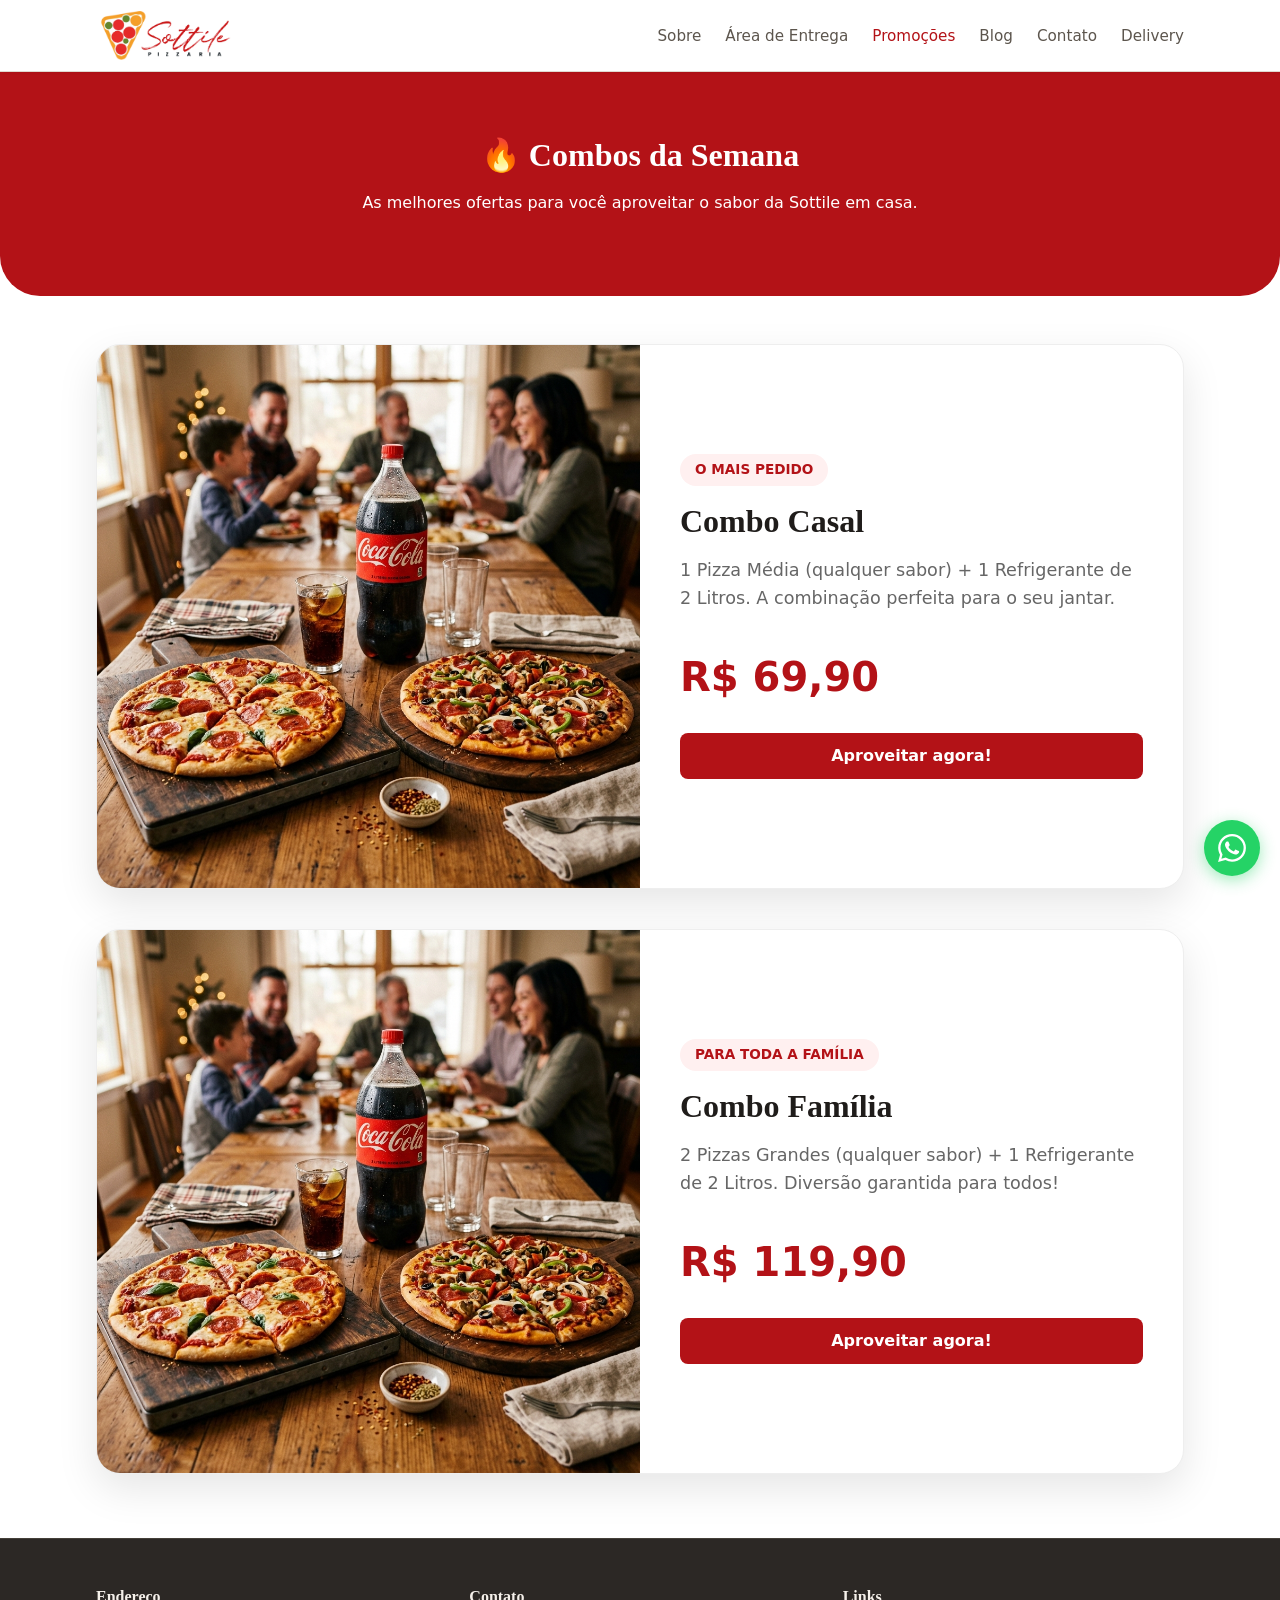
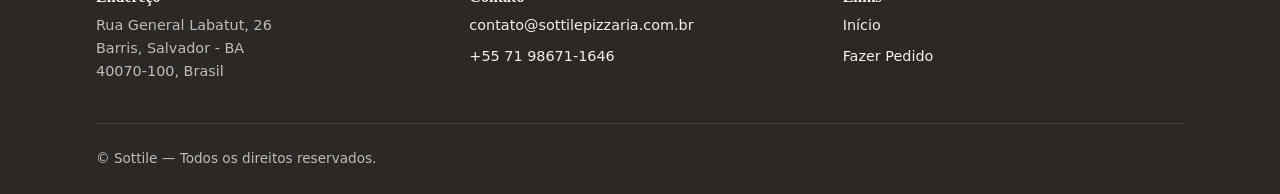
<file: promocoes.html>
<!DOCTYPE html>
<html lang="pt-BR">
  <head>
    <meta charset="UTF-8" />
    <meta name="viewport" content="width=device-width, initial-scale=1.0" />
    <meta name="description" content="Promoções e Combos da Semana da Sottile Pizzaria." />
    <title>Promoções — Sottile Pizzaria</title>
    <link rel="icon" type="image/png" href="assets/images/pizza_favicon.png" />
    <link rel="stylesheet" href="css/variables.css" />
    <link rel="stylesheet" href="css/base.css" />
    <link rel="stylesheet" href="css/layout.css" />
    <link rel="stylesheet" href="css/components.css" />
    <style>
      .promo-hero {
        background: var(--color-accent);
        color: white;
        padding: 4rem 0;
        text-align: center;
        border-radius: 0 0 40px 40px;
        margin-bottom: 3rem;
      }
      .promo-hero h1 { color: white; margin-bottom: 1rem; }
      .promo-card {
        background: white;
        border-radius: 24px;
        overflow: hidden;
        box-shadow: 0 15px 40px rgba(0,0,0,0.1);
        display: grid;
        grid-template-columns: 1fr 1fr;
        margin-bottom: 2.5rem;
        border: 1px solid #eee;
      }
      @media (max-width: 768px) {
        .promo-card { grid-template-columns: 1fr; }
      }
      .promo-card__img {
        width: 100%;
        height: 100%;
        object-fit: cover;
        min-height: 250px;
      }
      .promo-card__content {
        padding: 2.5rem;
        display: flex;
        flex-direction: column;
        justify-content: center;
      }
      .promo-card__tag {
        display: inline-block;
        background: #fff0f0;
        color: var(--color-accent);
        padding: 5px 15px;
        border-radius: 50px;
        font-weight: 700;
        font-size: 0.85rem;
        margin-bottom: 1rem;
        width: fit-content;
      }
      .promo-card h2 { margin-bottom: 1rem; font-size: 2rem; }
      .promo-card p { font-size: 1.1rem; color: #666; margin-bottom: 2rem; }
      .promo-card__price {
        font-size: 2.5rem;
        font-weight: 800;
        color: var(--color-accent);
        margin-bottom: 1.5rem;
      }
    </style>
  </head>
  <body>
    <header class="site-header">
      <div class="site-header__inner">
        <a class="site-logo" href="index.html">
          <img class="site-logo__img" src="assets/images/logo.png" alt="Sottile Pizzaria" />
        </a>
        <button class="menu-toggle" id="menu-toggle" aria-label="Abrir menu" aria-expanded="false" aria-controls="site-nav">
          <span class="menu-toggle__bar"></span>
          <span class="menu-toggle__bar"></span>
          <span class="menu-toggle__bar"></span>
        </button>
        <nav class="site-nav" id="site-nav" aria-label="Principal">
          <ul>
            <li><a href="sobre.html">Sobre</a></li>
            <li><a href="area-entrega.html">Área de Entrega</a></li>
            <li><a href="promocoes.html" aria-current="page">Promoções</a></li>
            <li><a href="blog.html">Blog</a></li>
            <li><a href="contato.html">Contato</a></li>
            <li><a href="delivery.html">Delivery</a></li>
          </ul>
        </nav>
      </div>
    </header>

    <main class="site-main">
      <div class="promo-hero">
        <div class="container">
          <h1>🔥 Combos da Semana</h1>
          <p>As melhores ofertas para você aproveitar o sabor da Sottile em casa.</p>
        </div>
      </div>

      <div class="container">
        <!-- Combo Casal -->
        <article class="promo-card">
          <img src="assets/images/combo_week.png" alt="Combo Casal" class="promo-card__img">
          <div class="promo-card__content">
            <span class="promo-card__tag">O MAIS PEDIDO</span>
            <h2>Combo Casal</h2>
            <p>1 Pizza Média (qualquer sabor) + 1 Refrigerante de 2 Litros. A combinação perfeita para o seu jantar.</p>
            <div class="promo-card__price">R$ 69,90</div>
            <a href="delivery.html" class="btn btn--primary btn--round">Aproveitar agora!</a>
          </div>
        </article>

        <!-- Combo Família -->
        <article class="promo-card">
          <img src="assets/images/combo_week.png" alt="Combo Família" class="promo-card__img">
          <div class="promo-card__content">
            <span class="promo-card__tag">PARA TODA A FAMÍLIA</span>
            <h2>Combo Família</h2>
            <p>2 Pizzas Grandes (qualquer sabor) + 1 Refrigerante de 2 Litros. Diversão garantida para todos!</p>
            <div class="promo-card__price">R$ 119,90</div>
            <a href="delivery.html" class="btn btn--primary btn--round">Aproveitar agora!</a>
          </div>
        </article>
      </div>
    </main>

    <footer class="site-footer">
      <div class="container">
        <div class="site-footer__grid">
          <div>
            <h3>Endereço</h3>
            <address>
              Rua General Labatut, 26<br />
              Barris, Salvador - BA<br />
              40070-100, Brasil
            </address>
          </div>
          <div>
            <h3>Contato</h3>
            <p><a href="mailto:contato@sottilepizzaria.com.br">contato@sottilepizzaria.com.br</a></p>
            <p><a href="tel:+5571986711646">+55 71 98671-1646</a></p>
          </div>
          <div>
            <h3>Links</h3>
            <p><a href="index.html">Início</a></p>
            <p><a href="delivery.html">Fazer Pedido</a></p>
          </div>
        </div>
        <div class="site-footer__bottom">
          <span>© Sottile — Todos os direitos reservados.</span>
        </div>
      </div>
    </footer>

    <!-- WhatsApp floating button -->
    <a href="https://wa.me/5571986711646" class="whatsapp-float" target="_blank" rel="noopener noreferrer" aria-label="Falar pelo WhatsApp">
      <svg class="whatsapp-float__icon" xmlns="http://www.w3.org/2000/svg" viewBox="0 0 24 24" aria-hidden="true" focusable="false">
        <path d="M17.472 14.382c-.297-.149-1.758-.867-2.03-.967-.273-.099-.471-.148-.67.15-.197.297-.767.966-.94 1.164-.173.199-.347.223-.644.075-.297-.15-1.255-.463-2.39-1.475-.883-.788-1.48-1.761-1.653-2.059-.173-.297-.018-.458.13-.606.134-.133.298-.347.446-.52.149-.174.198-.298.298-.497.099-.198.05-.371-.025-.52-.075-.149-.669-1.612-.916-2.207-.242-.579-.487-.5-.669-.51-.173-.008-.371-.01-.57-.01-.198 0-.52.074-.792.372-.272.297-1.04 1.016-1.04 2.479 0 1.462 1.065 2.875 1.213 3.074.149.198 2.096 3.2 5.077 4.487.709.306 1.262.489 1.694.625.712.227 1.36.195 1.871.118.571-.085 1.758-.719 2.006-1.413.248-.694.248-1.289.173-1.413-.074-.124-.272-.198-.57-.347m-5.421 7.403h-.004a9.87 9.87 0 01-5.031-1.378l-.361-.214-3.741.982.998-3.648-.235-.374a9.86 9.86 0 01-1.51-5.26c.001-5.45 4.436-9.884 9.888-9.884 2.64 0 5.122 1.03 6.988 2.898a9.825 9.825 0 012.893 6.994c-.003 5.45-4.435 9.884-9.884 9.884m8.413-18.297A11.815 11.815 0 0012.05 0C5.495 0 .16 5.335.157 11.892c0 2.096.547 4.142 1.588 5.945L.057 24l6.305-1.654a11.882 11.882 0 005.683 1.448h.005c6.554 0 11.89-5.335 11.89-11.893a11.821 11.821 0 00-3.48-8.413z"/>
      </svg>
    </a>

    <script src="js/nav.js"></script>
  </body>
</html>
</file>
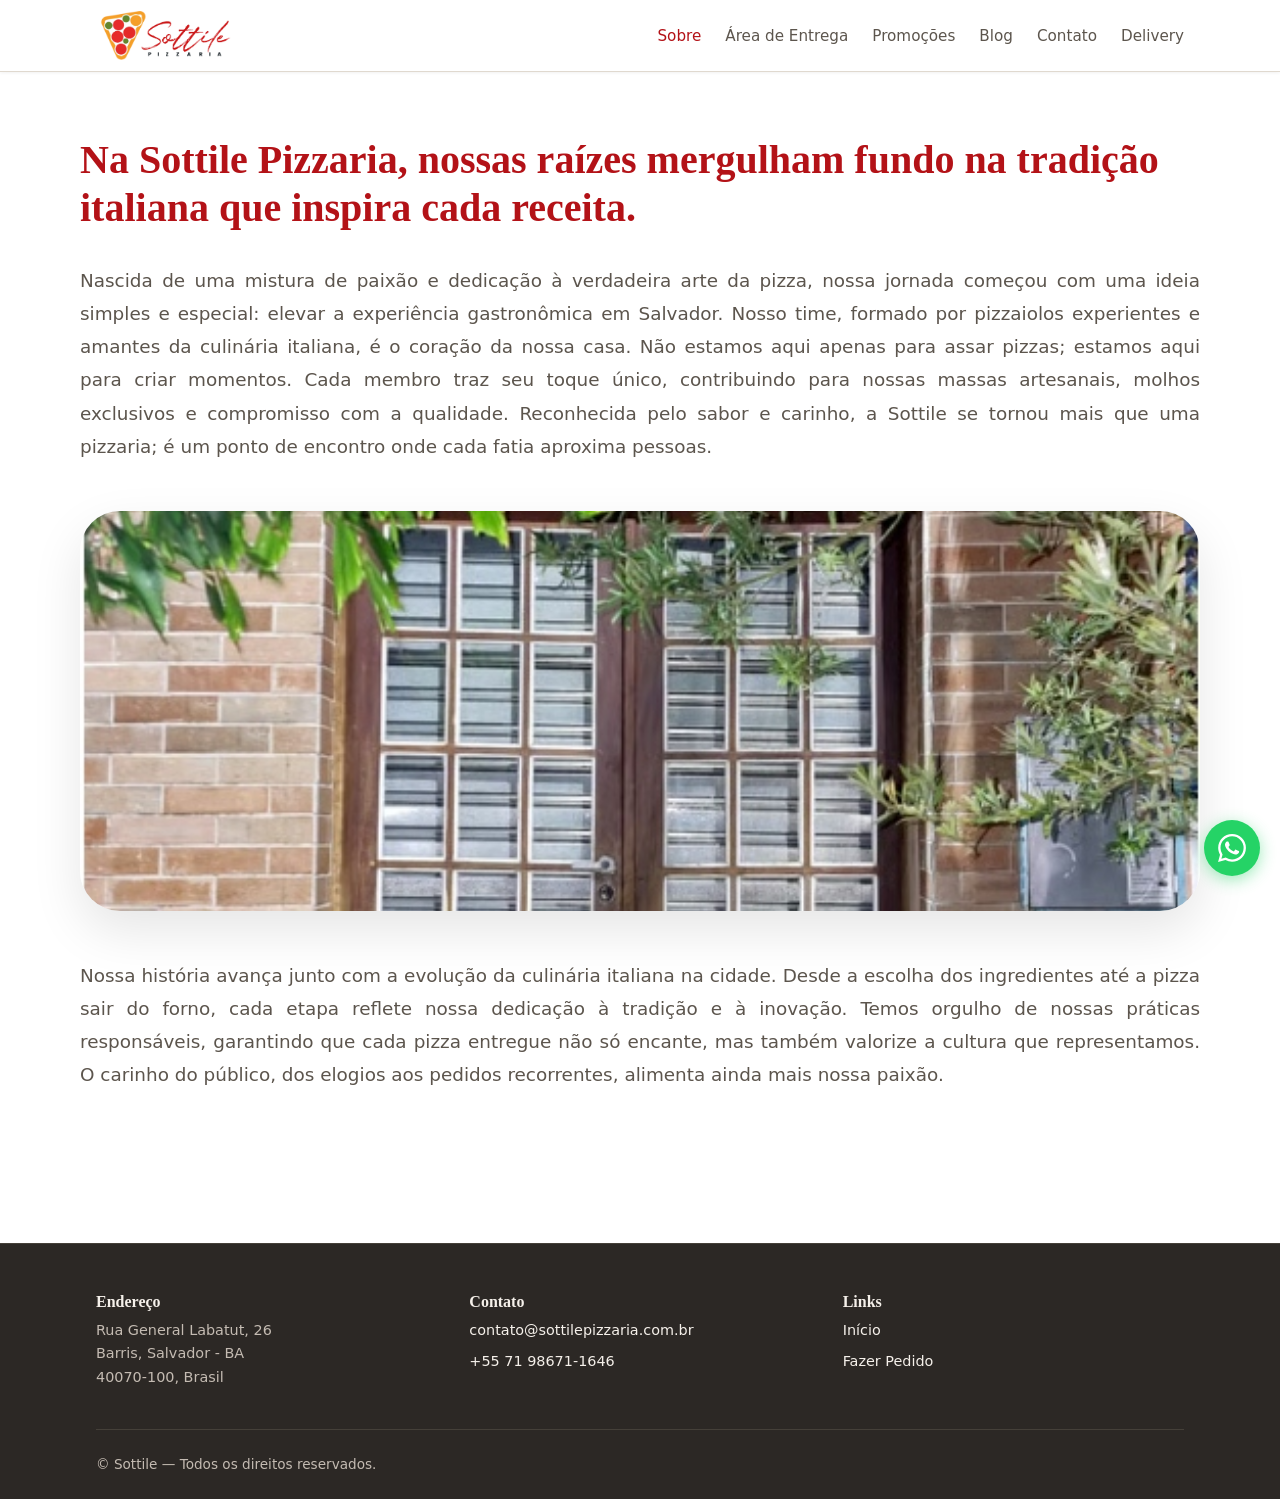
<file: sobre.html>
<!DOCTYPE html>
<html lang="pt-BR">
  <head>
    <meta charset="UTF-8" />
    <meta name="viewport" content="width=device-width, initial-scale=1.0" />
    <meta name="description" content="Conheça a história e a tradição da Sottile Pizzaria em Salvador." />
    <title>Sobre — Sottile Pizzaria</title>
    <link rel="icon" type="image/png" href="assets/images/pizza_favicon.png" />
    <link rel="stylesheet" href="css/variables.css" />
    <link rel="stylesheet" href="css/base.css" />
    <link rel="stylesheet" href="css/layout.css" />
    <link rel="stylesheet" href="css/components.css" />
    <style>
      .about-content {
        padding: 4rem 0;
        line-height: 1.8;
        font-size: 1.15rem;
        color: var(--color-text-muted);
      }
      .about-content h1 {
        color: var(--color-accent);
        font-family: var(--font-display);
        font-size: 2.5rem;
        margin-bottom: 2rem;
        line-height: 1.2;
      }
      .about-content p {
        margin-bottom: 1.5rem;
        text-align: justify;
      }
      .about-image-strip {
        margin: 3rem 0;
        border-radius: 40px;
        overflow: hidden;
        box-shadow: 0 20px 50px rgba(0,0,0,0.1);
      }
      .about-image-strip img {
        width: 100%;
        height: 400px;
        object-fit: cover;
        display: block;
      }
    </style>
  </head>
  <body>
    <header class="site-header">
      <div class="site-header__inner">
        <a class="site-logo" href="index.html">
          <img class="site-logo__img" src="assets/images/logo.png" alt="Sottile Pizzaria" />
        </a>
        <button class="menu-toggle" id="menu-toggle" aria-label="Abrir menu" aria-expanded="false" aria-controls="site-nav">
          <span class="menu-toggle__bar"></span>
          <span class="menu-toggle__bar"></span>
          <span class="menu-toggle__bar"></span>
        </button>
        <nav class="site-nav" id="site-nav" aria-label="Principal">
          <ul>
            <li><a href="sobre.html" aria-current="page">Sobre</a></li>
            <li><a href="area-entrega.html">Área de Entrega</a></li>
            <li><a href="promocoes.html">Promoções</a></li>
            <li><a href="blog.html">Blog</a></li>
            <li><a href="contato.html">Contato</a></li>
            <li><a href="delivery.html">Delivery</a></li>
          </ul>
        </nav>
      </div>
    </header>

    <main class="site-main">
      <div class="container about-content">
        <h1>Na Sottile Pizzaria, nossas raízes mergulham fundo na tradição italiana que inspira cada receita.</h1>
        
        <p>
          Nascida de uma mistura de paixão e dedicação à verdadeira arte da pizza, nossa jornada começou com uma ideia simples e especial: elevar a experiência gastronômica em Salvador. Nosso time, formado por pizzaiolos experientes e amantes da culinária italiana, é o coração da nossa casa. Não estamos aqui apenas para assar pizzas; estamos aqui para criar momentos. Cada membro traz seu toque único, contribuindo para nossas massas artesanais, molhos exclusivos e compromisso com a qualidade. Reconhecida pelo sabor e carinho, a Sottile se tornou mais que uma pizzaria; é um ponto de encontro onde cada fatia aproxima pessoas.
        </p>

        <div class="about-image-strip">
          <img src="assets/images/storefront.jpg" alt="Entrada da Sottile Pizzaria">
        </div>

        <p>
          Nossa história avança junto com a evolução da culinária italiana na cidade. Desde a escolha dos ingredientes até a pizza sair do forno, cada etapa reflete nossa dedicação à tradição e à inovação. Temos orgulho de nossas práticas responsáveis, garantindo que cada pizza entregue não só encante, mas também valorize a cultura que representamos. O carinho do público, dos elogios aos pedidos recorrentes, alimenta ainda mais nossa paixão. 
        </p>
      </div>
    </main>

    <footer class="site-footer">
      <div class="container">
        <div class="site-footer__grid">
          <div>
            <h3>Endereço</h3>
            <address>
              Rua General Labatut, 26<br />
              Barris, Salvador - BA<br />
              40070-100, Brasil
            </address>
          </div>
          <div>
            <h3>Contato</h3>
            <p><a href="mailto:contato@sottilepizzaria.com.br">contato@sottilepizzaria.com.br</a></p>
            <p><a href="tel:+5571986711646">+55 71 98671-1646</a></p>
          </div>
          <div>
            <h3>Links</h3>
            <p><a href="index.html">Início</a></p>
            <p><a href="delivery.html">Fazer Pedido</a></p>
          </div>
        </div>
        <div class="site-footer__bottom">
          <span>© Sottile — Todos os direitos reservados.</span>
        </div>
      </div>
    </footer>

    <!-- WhatsApp floating button -->
    <a href="https://wa.me/5571986711646" class="whatsapp-float" target="_blank" rel="noopener noreferrer" aria-label="Falar pelo WhatsApp">
      <svg class="whatsapp-float__icon" xmlns="http://www.w3.org/2000/svg" viewBox="0 0 24 24" aria-hidden="true" focusable="false">
        <path d="M17.472 14.382c-.297-.149-1.758-.867-2.03-.967-.273-.099-.471-.148-.67.15-.197.297-.767.966-.94 1.164-.173.199-.347.223-.644.075-.297-.15-1.255-.463-2.39-1.475-.883-.788-1.48-1.761-1.653-2.059-.173-.297-.018-.458.13-.606.134-.133.298-.347.446-.52.149-.174.198-.298.298-.497.099-.198.05-.371-.025-.52-.075-.149-.669-1.612-.916-2.207-.242-.579-.487-.5-.669-.51-.173-.008-.371-.01-.57-.01-.198 0-.52.074-.792.372-.272.297-1.04 1.016-1.04 2.479 0 1.462 1.065 2.875 1.213 3.074.149.198 2.096 3.2 5.077 4.487.709.306 1.262.489 1.694.625.712.227 1.36.195 1.871.118.571-.085 1.758-.719 2.006-1.413.248-.694.248-1.289.173-1.413-.074-.124-.272-.198-.57-.347m-5.421 7.403h-.004a9.87 9.87 0 01-5.031-1.378l-.361-.214-3.741.982.998-3.648-.235-.374a9.86 9.86 0 01-1.51-5.26c.001-5.45 4.436-9.884 9.888-9.884 2.64 0 5.122 1.03 6.988 2.898a9.825 9.825 0 012.893 6.994c-.003 5.45-4.435 9.884-9.884 9.884m8.413-18.297A11.815 11.815 0 0012.05 0C5.495 0 .16 5.335.157 11.892c0 2.096.547 4.142 1.588 5.945L.057 24l6.305-1.654a11.882 11.882 0 005.683 1.448h.005c6.554 0 11.89-5.335 11.89-11.893a11.821 11.821 0 00-3.48-8.413z"/>
      </svg>
    </a>

    <script src="js/nav.js"></script>
  </body>
</html>
</file>
<file: css/variables.css>
/**
 * Tema claro alinhado a sites de pizzaria / identidade italiana (referência Sottile).
 */
:root {
  --color-bg: #ffffff;
  --color-bg-elevated: #faf8f5;
  --color-bg-section: #f5f2ec;
  --color-surface: #ebe6df;
  --color-border: #e0d9cf;
  --color-border-strong: #cfc4b6;

  --color-text: #1f1c1a;
  --color-text-muted: #5c554d;

  --color-accent: #b31217;
  --color-accent-hover: #8f0e12;
  --color-italian-green: #1a5c33;
  --color-italian-green-hover: #144726;

  --color-link: #9a2e12;
  --color-link-hover: #7c250e;

  --color-footer-bg: #2c2825;
  --color-footer-text: #f5f0ea;
  --color-footer-muted: #c4bbb2;
  --color-footer-border: #454039;

  --font-sans: system-ui, -apple-system, "Segoe UI", Roboto, "Helvetica Neue", Arial, sans-serif;
  --font-display: Georgia, "Times New Roman", "Palatino Linotype", serif;

  --space-xs: 0.25rem;
  --space-sm: 0.5rem;
  --space-md: 1rem;
  --space-lg: 1.5rem;
  --space-xl: 2rem;
  --space-2xl: 3rem;
  --space-3xl: 4rem;

  --radius-sm: 4px;
  --radius-md: 8px;
  --radius-lg: 12px;

  --header-height: 72px;
  --container-max: 1120px;

  --shadow-soft: 0 1px 3px rgba(31, 28, 26, 0.06);
  --shadow-card: 0 4px 14px rgba(31, 28, 26, 0.08);

  --transition-smooth: all 0.25s cubic-bezier(0.4, 0, 0.2, 1);
}
</file>
<file: css/base.css>
*,
*::before,
*::after {
  box-sizing: border-box;
}

html {
  scroll-behavior: smooth;
}

body {
  margin: 0;
  min-height: 100vh;
  font-family: var(--font-sans);
  font-size: 1rem;
  line-height: 1.6;
  color: var(--color-text);
  background-color: var(--color-bg);
}

img {
  max-width: 100%;
  height: auto;
  display: block;
}

a {
  color: var(--color-link);
  text-decoration: none;
}

a:hover {
  color: var(--color-link-hover);
  text-decoration: underline;
}

h1,
h2,
h3,
h4 {
  font-family: var(--font-display);
  line-height: 1.2;
  margin-top: 0;
}

p {
  margin-top: 0;
}

ul {
  margin: 0;
  padding-left: 1.25rem;
}

.visually-hidden {
  position: absolute;
  width: 1px;
  height: 1px;
  padding: 0;
  margin: -1px;
  overflow: hidden;
  clip: rect(0, 0, 0, 0);
  white-space: nowrap;
  border: 0;
}
</file>
<file: css/layout.css>
.site-header {
  position: sticky;
  top: 0;
  z-index: 100;
  height: var(--header-height);
  background: rgba(255, 255, 255, 0.96);
  border-bottom: 1px solid var(--color-border);
  box-shadow: var(--shadow-soft);
  backdrop-filter: blur(8px);
}

.site-header__inner {
  max-width: var(--container-max);
  margin: 0 auto;
  padding: 0 var(--space-md);
  height: 100%;
  display: flex;
  align-items: center;
  justify-content: space-between;
  gap: var(--space-lg);
}

.site-logo {
  display: inline-flex;
  align-items: center;
  gap: var(--space-sm);
  font-family: var(--font-display);
  font-size: 1.25rem;
  font-weight: 700;
  color: var(--color-text);
  text-decoration: none;
  white-space: nowrap;
}

.site-logo__img {
  flex-shrink: 0;
  width: auto;
  height: 50px;
  object-fit: contain;
}

.site-logo:hover {
  text-decoration: none;
  color: var(--color-accent);
}

.site-logo:hover .site-logo__text {
  color: var(--color-accent);
}

.site-nav ul {
  list-style: none;
  padding: 0;
  margin: 0;
  display: flex;
  flex-wrap: wrap;
  gap: var(--space-sm) var(--space-lg);
  align-items: center;
}

.site-nav a {
  color: var(--color-text-muted);
  font-size: 0.95rem;
  text-decoration: none;
  font-weight: 500;
}

.site-nav a:hover,
.site-nav a[aria-current="page"] {
  color: var(--color-accent);
}

.site-main {
  min-height: calc(100vh - var(--header-height) - 280px);
}

.container {
  max-width: var(--container-max);
  margin: 0 auto;
  padding: 0 var(--space-md);
}

.page-hero {
  padding: var(--space-3xl) 0 var(--space-2xl);
  text-align: center;
}

.page-hero h1 {
  font-size: clamp(2rem, 5vw, 2.75rem);
  margin-bottom: var(--space-md);
}

.page-hero p {
  color: var(--color-text-muted);
  max-width: 36rem;
  margin: 0 auto var(--space-lg);
}

.site-footer {
  background: var(--color-footer-bg);
  border-top: 1px solid var(--color-footer-border);
  padding: var(--space-2xl) 0 var(--space-lg);
  margin-top: var(--space-3xl);
  color: var(--color-footer-text);
}

.site-footer__grid {
  display: grid;
  gap: var(--space-xl);
  grid-template-columns: repeat(auto-fit, minmax(220px, 1fr));
}

.site-footer h3 {
  font-size: 1rem;
  margin-bottom: var(--space-sm);
  color: var(--color-footer-text);
}

.site-footer address,
.site-footer p {
  font-style: normal;
  color: var(--color-footer-muted);
  font-size: 0.9rem;
  margin: 0 0 var(--space-sm);
}

.site-footer a {
  color: var(--color-footer-text);
}

.site-footer a:hover {
  color: #ffffff;
}

.site-footer__bottom a {
  color: var(--color-footer-muted);
}

.site-footer__bottom a:hover {
  color: var(--color-footer-text);
}

.site-footer__bottom {
  margin-top: var(--space-xl);
  padding-top: var(--space-lg);
  border-top: 1px solid var(--color-footer-border);
  display: flex;
  flex-wrap: wrap;
  gap: var(--space-md);
  justify-content: space-between;
  align-items: center;
  font-size: 0.85rem;
  color: var(--color-footer-muted);
}

/* Desktop: esconde o hamburguer */
.menu-toggle {
  display: none;
}

@media (max-width: 768px) {
  .site-header__inner {
    flex-wrap: wrap;
    height: auto;
    padding: var(--space-sm) var(--space-md);
    gap: 0;
    position: relative;
  }

  .site-header {
    height: auto;
  }

  /* Hamburger button */
  .menu-toggle {
    display: flex;
    flex-direction: column;
    justify-content: center;
    gap: 5px;
    background: none;
    border: none;
    cursor: pointer;
    padding: 8px;
    border-radius: var(--radius-md);
    transition: background 0.2s;
  }

  .menu-toggle:hover {
    background: var(--color-bg-section);
  }

  .menu-toggle__bar {
    width: 24px;
    height: 2px;
    background: var(--color-text);
    border-radius: 2px;
    transition: transform 0.3s, opacity 0.3s;
    display: block;
  }

  .menu-toggle[aria-expanded="true"] .menu-toggle__bar:nth-child(1) {
    transform: translateY(7px) rotate(45deg);
  }
  .menu-toggle[aria-expanded="true"] .menu-toggle__bar:nth-child(2) {
    opacity: 0;
  }
  .menu-toggle[aria-expanded="true"] .menu-toggle__bar:nth-child(3) {
    transform: translateY(-7px) rotate(-45deg);
  }

  .site-nav {
    display: none;
    width: 100%;
    padding: var(--space-sm) 0 var(--space-md);
    border-top: 1px solid var(--color-border);
    margin-top: var(--space-sm);
  }

  .site-nav.is-open {
    display: block;
  }

  .site-nav ul {
    flex-direction: column;
    gap: 0;
    align-items: flex-start;
  }

  .site-nav a {
    display: block;
    padding: 10px 4px;
    font-size: 1rem;
    width: 100%;
    border-bottom: 1px solid var(--color-border);
  }
}

/* ─── Mapa (área de entrega) ─────────────────────────────── */
.map-section {
  margin-top: 3rem;
}

.map-section__title {
  text-align: left;
  margin-bottom: 1.5rem;
}

.map-embed {
  width: 100%;
  height: 380px;
  border: 0;
  border-radius: 20px;
  box-shadow: 0 8px 24px rgba(0, 0, 0, 0.1);
}

/* ─── WhatsApp float button ─────────────────────────────── */
.whatsapp-float {
  position: fixed;
  bottom: 24px;
  right: 20px;
  width: 56px;
  height: 56px;
  background: #25D366;
  color: #fff;
  border-radius: 50%;
  display: flex;
  align-items: center;
  justify-content: center;
  z-index: 999;
  box-shadow: 0 4px 16px rgba(37, 211, 102, 0.45);
  text-decoration: none;
  transition: transform 0.2s, box-shadow 0.2s;
}

.whatsapp-float:hover {
  transform: scale(1.1) translateY(-3px);
  box-shadow: 0 8px 24px rgba(37, 211, 102, 0.55);
}

.whatsapp-float__icon {
  width: 28px;
  height: 28px;
  fill: currentColor;
}

/* ─── Status badge (aberto/fechado) ────────────────────── */
.status-badge {
  display: inline-flex;
  align-items: center;
  gap: 6px;
  font-size: 0.8rem;
  font-weight: 600;
  padding: 4px 10px;
  border-radius: 50px;
  white-space: nowrap;
}

.status-badge--open {
  background: #d4edda;
  color: #155724;
}

.status-badge--closed {
  background: #f8d7da;
  color: #721c24;
}

/* ─── Toast notifications ───────────────────────────────── */
.sottile-toast {
  position: fixed;
  bottom: 90px;
  right: 20px;
  background: #1f1c1a;
  color: #fff;
  padding: 14px 20px;
  border-radius: 12px;
  font-size: 0.95rem;
  font-weight: 500;
  max-width: 320px;
  z-index: 9999;
  opacity: 0;
  transform: translateY(12px);
  transition: opacity 0.35s, transform 0.35s;
  box-shadow: 0 8px 24px rgba(0,0,0,0.25);
}

.sottile-toast--visible {
  opacity: 1;
  transform: translateY(0);
}

.sottile-toast--success {
  border-left: 4px solid #25D366;
}

.sottile-toast--error {
  border-left: 4px solid var(--color-accent);
}
</file>
<file: css/components.css>
.btn {
  display: inline-flex;
  align-items: center;
  justify-content: center;
  padding: 0.65rem 1.35rem;
  font-size: 1rem;
  font-weight: 600;
  border-radius: var(--radius-md);
  border: none;
  cursor: pointer;
  text-decoration: none;
  transition: background 0.2s, transform 0.15s;
}

.btn:hover {
  text-decoration: none;
  box-shadow: 0 12px 28px rgba(0, 0, 0, 0.25);
  transform: translateY(-5px);
}

.btn--primary:hover {
  color: #fff;
}

.btn--outline:hover {
  color: var(--color-italian-green);
}

.btn--primary {
  background: var(--color-accent);
  color: #fff;
}

.btn--outline {
  background: transparent;
  color: var(--color-italian-green);
  border: 2px solid var(--color-italian-green);
}

.btn--outline:hover {
  background: transparent;
  border-color: var(--color-italian-green);
}

.hero {
  position: relative;
  padding: var(--space-3xl) 0;
  text-align: center;
  background: linear-gradient(180deg, var(--color-bg-section) 0%, var(--color-bg) 55%);
}

.hero__title {
  font-size: clamp(2.5rem, 6vw, 3.5rem);
  margin-bottom: var(--space-md);
}

.hero__subtitle {
  color: var(--color-text-muted);
  max-width: 28rem;
  margin: 0 auto var(--space-xl);
  font-size: 1.05rem;
}

.hero__actions {
  display: flex;
  flex-wrap: wrap;
  gap: var(--space-md);
  justify-content: center;
}

.section {
  padding: var(--space-2xl) 0;
}

.section__title {
  font-size: clamp(1.5rem, 3vw, 2rem);
  margin-bottom: var(--space-md);
  text-align: center;
}

.section__lead {
  color: var(--color-text-muted);
  text-align: center;
  max-width: 42rem;
  margin: 0 auto var(--space-xl);
}

.card-grid {
  display: grid;
  gap: var(--space-lg);
  grid-template-columns: repeat(auto-fit, minmax(260px, 1fr));
}

.card {
  background: var(--color-bg);
  border-radius: var(--radius-lg);
  padding: var(--space-xl);
  border: 1px solid var(--color-border);
  box-shadow: var(--shadow-card);
  text-align: center;
  overflow: hidden;
}

.card h3 {
  margin-bottom: var(--space-sm);
  font-size: 1.15rem;
}

.card p {
  color: var(--color-text-muted);
  font-size: 0.95rem;
  margin: 0;
}

.newsletter {
  background: var(--color-bg-section);
  border: 1px solid var(--color-border);
  border-radius: var(--radius-lg);
  padding: var(--space-xl);
  max-width: 480px;
  margin: 0 auto;
  text-align: center;
  box-shadow: var(--shadow-soft);
}

.newsletter--wide {
  max-width: 560px;
}

.newsletter h2 {
  font-size: 1.35rem;
  margin-bottom: var(--space-sm);
}

.newsletter p {
  color: var(--color-text-muted);
  font-size: 0.9rem;
  margin-bottom: var(--space-lg);
}

.newsletter form {
  display: flex;
  flex-direction: column;
  gap: var(--space-sm);
}

@media (min-width: 480px) {
  .newsletter form:not(.form-block) {
    flex-direction: row;
  }

  .newsletter form:not(.form-block) input[type="email"] {
    flex: 1;
  }
}

.newsletter input[type="email"] {
  padding: 0.65rem var(--space-md);
  border-radius: var(--radius-md);
  border: 1px solid var(--color-border-strong);
  background: var(--color-bg);
  color: var(--color-text);
  font-size: 1rem;
}

.newsletter input[type="email"]::placeholder {
  color: var(--color-text-muted);
}

.form-block {
  display: flex;
  flex-direction: column;
  gap: var(--space-sm);
}

.form-block input[type="text"],
.form-block input[type="email"],
.form-block textarea {
  width: 100%;
  padding: 0.65rem var(--space-md);
  border-radius: var(--radius-md);
  border: 1px solid var(--color-border-strong);
  background: var(--color-bg);
  color: var(--color-text);
  font-size: 1rem;
  font-family: inherit;
}

.form-block textarea {
  resize: vertical;
  min-height: 6rem;
}

.form-block input::placeholder,
.form-block textarea::placeholder {
  color: var(--color-text-muted);
}

.cta-row {
  text-align: center;
  margin: 0;
}

.section--no-top {
  padding-top: 0;
}

.two-col {
  display: grid;
  gap: var(--space-xl);
  align-items: center;
  grid-template-columns: 1fr;
}

@media (min-width: 900px) {
  .two-col {
    grid-template-columns: 1fr 1fr;
  }
}

.two-col__media {
  margin: 0;
  aspect-ratio: 4 / 3;
  background: var(--color-bg-section);
  border: 1px solid var(--color-border);
  border-radius: var(--radius-lg);
  overflow: hidden;
  box-shadow: var(--shadow-soft);
}

.two-col__media img {
  width: 100%;
  height: 100%;
  object-fit: cover;
  display: block;
}

.card__thumb {
  margin: calc(-1 * var(--space-xl)) calc(-1 * var(--space-xl)) var(--space-md);
  aspect-ratio: 16 / 10;
  background: var(--color-bg-section);
  border-radius: var(--radius-lg) var(--radius-lg) 0 0;
  overflow: hidden;
}

.card__thumb img {
  width: 100%;
  height: 100%;
  object-fit: cover;
  display: block;
}
</file>
<file: css/pages/home.css>
/**
 * Estilos específicos da página inicial (index.html)
 */
.home-ifood {
  background: var(--color-bg-section);
  border-top: 1px solid var(--color-border);
  border-bottom: 1px solid var(--color-border);
}

/* Carrossel de GIFs */
.gif-carousel-container {
  width: 100%;
  overflow: hidden;
  background: #000;
  padding: 1rem 0;
  border-top: 2px solid var(--color-accent);
  border-bottom: 2px solid var(--color-accent);
}

.gif-carousel-track {
  display: flex;
  width: calc(675px * 12); /* Largura total dos slides duplicados (675 * 12) */
  animation: scroll 30s linear infinite;
}

.gif-slide {
  width: 675px;
  height: 450px;
  flex-shrink: 0;
  padding: 0 20px;
}

.gif-slide img {
  width: 100%;
  height: 100%;
  object-fit: cover;
  border-radius: 24px;
}

@keyframes scroll {
  0% { transform: translateX(0); }
  100% { transform: translateX(calc(-675px * 6)); }
}

.home-products .card-grid {

  margin-top: var(--space-lg);
}

/* Ilustrações da Home */
.two-col__media {
  background: #fdfdfd; /* Fundo mais limpo para as ilustrações */
  display: flex;
  align-items: center;
  justify-content: center;
  padding: 2rem;
}

.two-col__media img {
  width: auto;
  height: auto;
  max-width: 100%;
  max-height: 100%;
  object-fit: contain;
}
</file>
<file: css/pages/delivery.css>
:root {
    --round-lg: 24px;
    --round-md: 16px;
    --round-sm: 8px;
    --transition-smooth: all 0.3s cubic-bezier(0.4, 0, 0.2, 1);
    --z-modal: 1000;
}

.delivery-container {
    display: grid;
    grid-template-columns: 1fr 380px;
    gap: 2.5rem;
    padding: 3rem 0;
}

@media (max-width: 992px) {
    .delivery-container {
        grid-template-columns: 1fr;
        padding-bottom: 100px; /* Space for floating cart bar */
    }
    
    .order-sidebar {
        display: none; /* Hide default sidebar on mobile */
    }
    
    .order-sidebar.active {
        display: block !important;
        position: fixed !important;
        top: 0;
        right: 0;
        width: 100%;
        height: 100%;
        z-index: 1100;
        border-radius: 0;
        overflow-y: auto;
    }
}

/* Modal Overlay */
.modal {
    display: none;
    position: fixed;
    top: 0;
    left: 0;
    width: 100%;
    height: 100%;
    background: rgba(0, 0, 0, 0.7);
    z-index: var(--z-modal);
    justify-content: center;
    align-items: center;
    backdrop-filter: blur(8px);
    padding: 20px;
}

.modal-content {
    background: white;
    padding: 2.5rem;
    border-radius: var(--round-lg);
    max-width: 550px;
    width: 100%;
    max-height: 90vh;
    overflow-y: auto;
    position: relative;
    box-shadow: 0 25px 60px rgba(0,0,0,0.3);
    animation: modalPop 0.3s cubic-bezier(0.175, 0.885, 0.32, 1.275);
}

@keyframes modalPop {
    from { transform: scale(0.8); opacity: 0; }
    to { transform: scale(1); opacity: 1; }
}

.category-nav {
    margin-bottom: 2.5rem;
    background: #f8f9fa;
    padding: 2rem;
    border-radius: var(--round-lg);
    box-shadow: inset 0 2px 4px rgba(0,0,0,0.05);
}

.custom-select {
    width: 100%;
    padding: 14px 20px;
    border-radius: var(--round-md);
    border: 2px solid transparent;
    font-size: 1.1rem;
    background: white;
    box-shadow: 0 4px 12px rgba(0,0,0,0.05);
    cursor: pointer;
    transition: var(--transition-smooth);
}

.menu-grid {
    display: grid;
    grid-template-columns: repeat(auto-fill, minmax(280px, 1fr));
    gap: 2rem;
}

.menu-card {
    background: white;
    border-radius: var(--round-lg);
    overflow: hidden;
    box-shadow: 0 12px 35px rgba(0,0,0,0.07);
    transition: var(--transition-smooth);
    display: flex;
    flex-direction: column;
}

.menu-card:hover {
    transform: translateY(-8px);
}

.menu-card__image {
    width: 100%;
    height: 200px;
    overflow: hidden;
}

.menu-card img {
    width: 100%;
    height: 100%;
    object-fit: cover;
}

.menu-card__info {
    padding: 1.5rem;
    flex-grow: 1;
    display: flex;
    flex-direction: column;
}

.menu-card h3 {
    margin: 0 0 0.5rem;
    font-size: 1.3rem;
}

.menu-card .price {
    font-weight: 800;
    font-size: 1.2rem;
    color: var(--color-accent);
}

/* Sidebar Cart */
.order-sidebar {
    position: sticky;
    top: 2rem;
    height: fit-content;
    background: white;
    padding: 2rem;
    border-radius: var(--round-lg);
    box-shadow: 0 20px 50px rgba(0,0,0,0.1);
}

.cart-list {
    list-style: none;
    padding: 0;
    margin: 1.5rem 0;
    max-height: 400px;
    overflow-y: auto;
}

.cart-item {
    display: flex;
    justify-content: space-between;
    align-items: center;
    padding: 12px 0;
    border-bottom: 1px solid #eee;
}

/* Floating Cart Mobile */
.mobile-cart-bar {
    display: none;
    position: fixed;
    bottom: 20px;
    left: 20px;
    right: 20px;
    background: var(--color-accent);
    color: white;
    padding: 15px 25px;
    border-radius: 50px;
    justify-content: space-between;
    align-items: center;
    z-index: 900;
    box-shadow: 0 10px 30px rgba(179, 18, 23, 0.4);
    cursor: pointer;
}

@media (max-width: 992px) {
    .mobile-cart-bar {
        display: flex;
    }
}

/* Modal Internal Elements */
.modal-header {
    text-align: center;
    margin-bottom: 2rem;
}

.radio-pill-group {
    display: flex;
    flex-wrap: wrap;
    gap: 0.75rem;
}

.radio-pill input { display: none; }
.radio-pill span {
    display: block;
    padding: 10px 20px;
    background: #f0f0f0;
    border-radius: 50px;
    font-weight: 600;
    transition: var(--transition-smooth);
}
.radio-pill input:checked + span {
    background: var(--color-accent);
    color: white;
    box-shadow: 0 4px 12px rgba(179, 18, 23, 0.3);
}

.quantity-selector {
    display: inline-flex;
    align-items: center;
    gap: 1.5rem;
    background: #f8f9fa;
    padding: 10px 25px;
    border-radius: 50px;
}

.qty-btn {
    width: 40px;
    height: 40px;
    border-radius: 50%;
    border: none;
    background: white;
    cursor: pointer;
    font-size: 1.5rem;
    box-shadow: 0 4px 10px rgba(0,0,0,0.1);
}

.modal-footer {
    margin-top: 2rem;
    padding-top: 1.5rem;
    border-top: 1px solid #eee;
}

.modal-price {
    font-size: 1.6rem;
    font-weight: 800;
    text-align: center;
    margin-bottom: 1rem;
}
</file>
